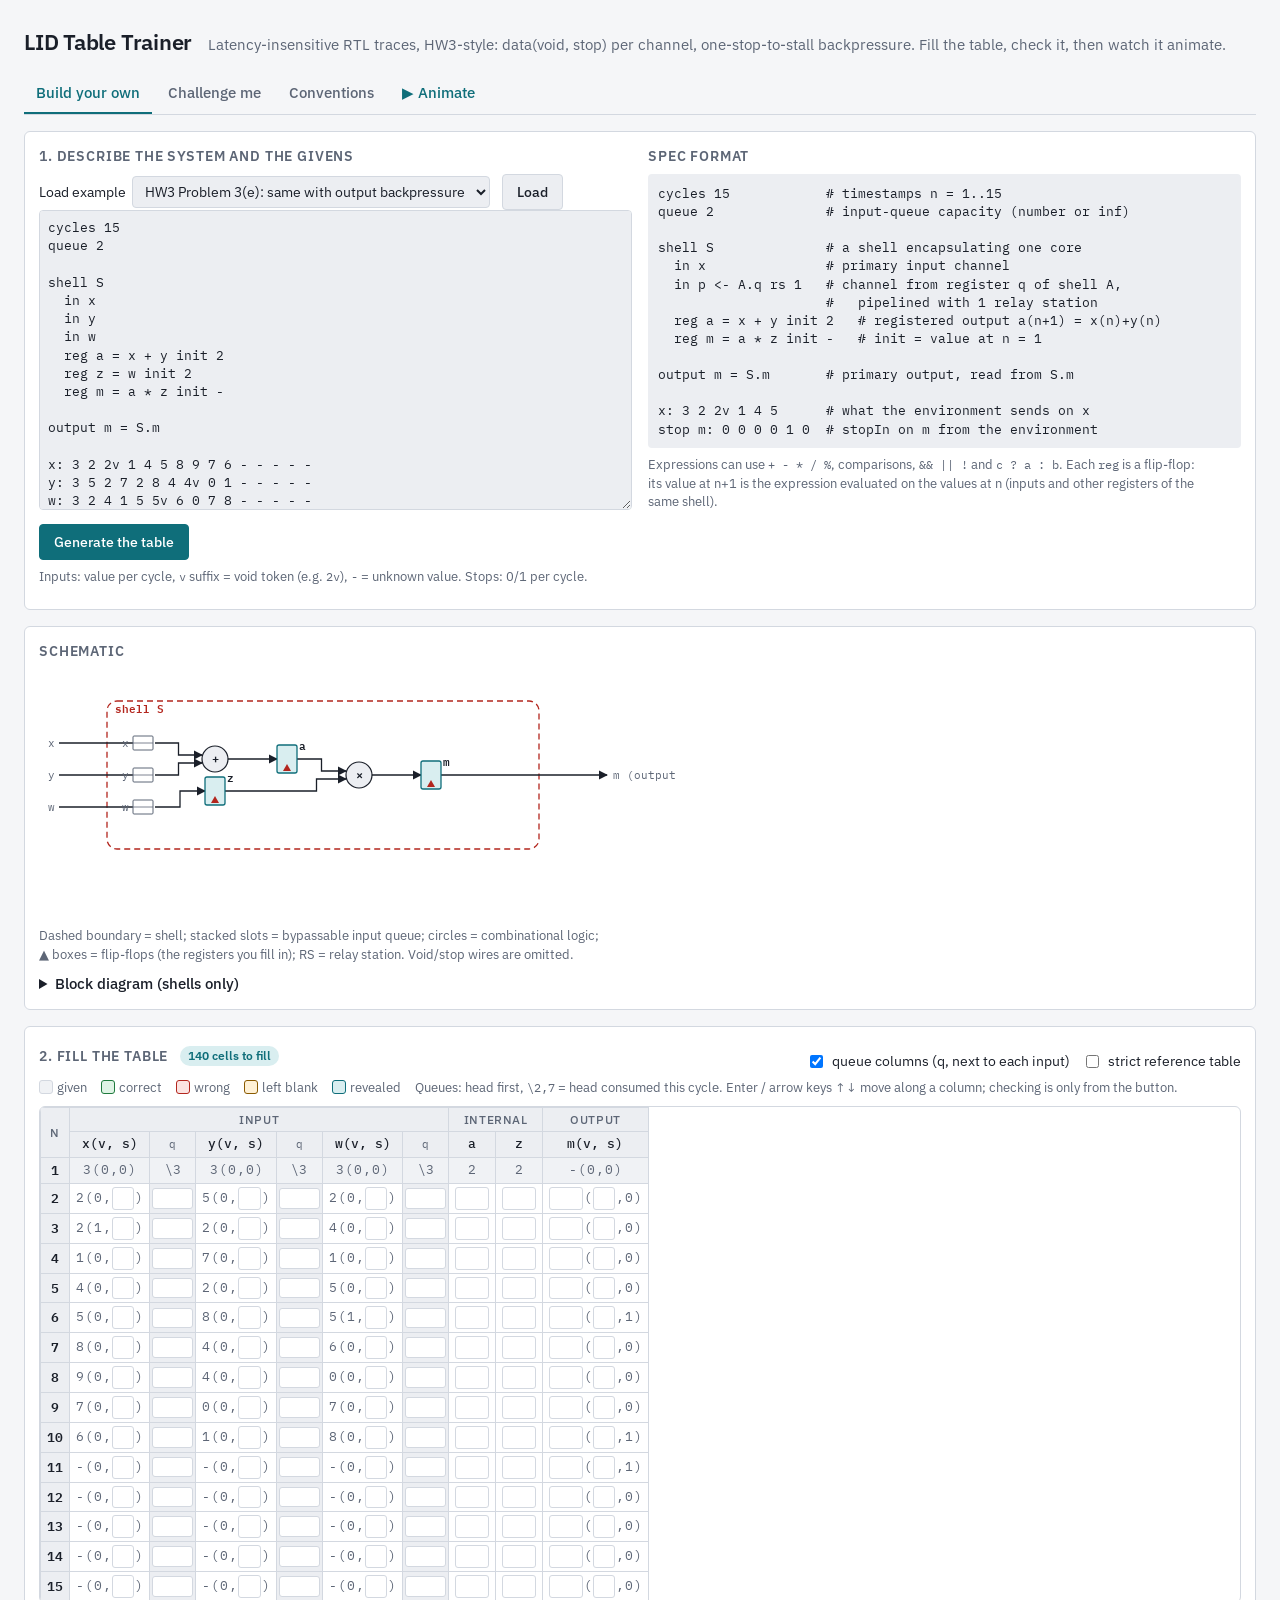
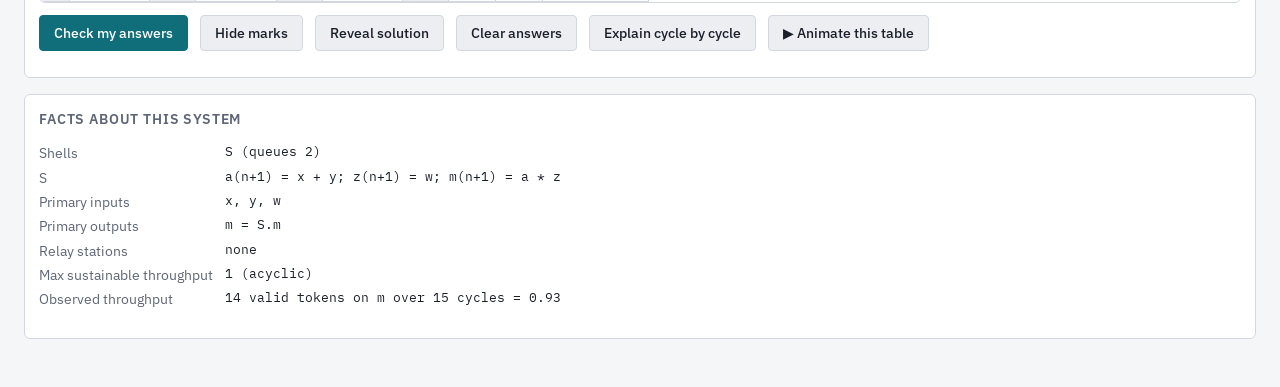
<file: index.html>
<!doctype html>
<html lang="en">
<head>
<meta charset="utf-8">
<meta name="viewport" content="width=device-width,initial-scale=1,viewport-fit=cover">
<title>LID Table Trainer</title>
<meta name="description" content="Latency-insensitive design trace trainer and animator (CSEE 4868): fill HW3-style tables, check them, and watch them unfold cycle by cycle.">
<link rel="stylesheet" href="https://fonts.googleapis.com/css2?family=IBM+Plex+Mono:wght@400;500;600&family=IBM+Plex+Sans:wght@400;500;600&display=swap">
<style>
/* Layout: a workbench — controls on top, the system diagram, then the wide trace table in its own scroller. */
:root {
  --bg: #f5f6f8; --surface: #ffffff; --surface-2: #eceef2; --fg: #1a1f29; --muted: #5d6676; --line: #d3d8e0;
  --accent: #0f6e7a; --accent-soft: #d9eef0; --given: #f0f2f5;
  --ok: #1f7a3d; --ok-soft: #dff3e5; --bad: #b3261e; --bad-soft: #fbe3e1; --warn: #8a5a00; --warn-soft: #fff1d6;
  --font-ui: "IBM Plex Sans", system-ui, -apple-system, "Segoe UI", sans-serif;
  --font-mono: "IBM Plex Mono", ui-monospace, SFMono-Regular, Menlo, Consolas, monospace;
}
@media (prefers-color-scheme: dark) { :root:not([data-theme="light"]) {
  --bg: #121519; --surface: #1b2027; --surface-2: #232a33; --fg: #e6e9ee; --muted: #9aa4b2; --line: #343c48;
  --accent: #5fc3cf; --accent-soft: #163a3f; --given: #1f252d;
  --ok: #6fd392; --ok-soft: #173b25; --bad: #ff8a80; --bad-soft: #4a1d1a; --warn: #ffcc66; --warn-soft: #3f2f10; color-scheme: dark; } }
:root[data-theme="dark"] {
  --bg: #121519; --surface: #1b2027; --surface-2: #232a33; --fg: #e6e9ee; --muted: #9aa4b2; --line: #343c48;
  --accent: #5fc3cf; --accent-soft: #163a3f; --given: #1f252d;
  --ok: #6fd392; --ok-soft: #173b25; --bad: #ff8a80; --bad-soft: #4a1d1a; --warn: #ffcc66; --warn-soft: #3f2f10; color-scheme: dark; }

* { box-sizing: border-box; }
body { background: var(--bg); color: var(--fg); font-family: var(--font-ui); font-size: 15px; line-height: 1.45;
  padding-left: max(16px, env(safe-area-inset-left, 0px)); padding-right: max(16px, env(safe-area-inset-right, 0px)); padding-block: 18px 40px; }
h1 { font-size: 22px; font-weight: 600; margin: 0; letter-spacing: -0.01em; }
h2 { font-size: 14px; font-weight: 600; margin: 0 0 8px; text-transform: uppercase; letter-spacing: 0.06em; color: var(--muted); }
p { margin: 0 0 8px; max-width: 70ch; }
a { color: var(--accent); }
.wrap { max-width: 1400px; margin: 0 auto; display: grid; gap: 16px; }
.head { display: flex; flex-wrap: wrap; align-items: baseline; gap: 6px 16px; }
.head .sub { color: var(--muted); }
.tabs { display: flex; flex-wrap: wrap; gap: 4px; border-bottom: 1px solid var(--line); }
.tabs button { background: none; border: 0; border-bottom: 2px solid transparent; padding: 8px 12px; font: inherit; font-weight: 500; color: var(--muted); cursor: pointer; }
.tabs button[aria-selected="true"] { color: var(--accent); border-bottom-color: var(--accent); }
.tabs button:focus-visible, button:focus-visible, input:focus-visible, select:focus-visible, textarea:focus-visible { outline: 2px solid var(--accent); outline-offset: 1px; }
.panel { background: var(--surface); border: 1px solid var(--line); border-radius: 6px; padding: 14px; min-width: 0; }
.cols { display: grid; grid-template-columns: minmax(0, 1fr) minmax(0, 1fr); gap: 16px; }
@media (max-width: 900px) { .cols { grid-template-columns: minmax(0, 1fr); } }
textarea { width: 100%; min-height: 300px; font-family: var(--font-mono); font-size: 13px; line-height: 1.4; background: var(--surface-2); color: var(--fg); border: 1px solid var(--line); border-radius: 4px; padding: 8px; resize: vertical; }
.row { display: flex; flex-wrap: wrap; gap: 8px 12px; align-items: center; }
.row + .row { margin-top: 10px; }
label.f { display: inline-flex; align-items: center; gap: 6px; font-size: 14px; }
label.f { min-width: 0; max-width: 100%; }
select { max-width: 100%; min-width: 0; }
select, input[type="number"], input[type="text"] { font: inherit; font-size: 14px; background: var(--surface-2); color: var(--fg); border: 1px solid var(--line); border-radius: 4px; padding: 5px 8px; }
input[type="number"] { width: 5.5em; }
button.btn { font: inherit; font-size: 14px; font-weight: 500; padding: 7px 14px; border-radius: 4px; border: 1px solid var(--line); background: var(--surface-2); color: var(--fg); cursor: pointer; }
button.btn.primary { background: var(--accent); border-color: var(--accent); color: #fff; }
button.btn.primary:hover { filter: brightness(1.08); }
button.btn:disabled { opacity: 0.5; cursor: default; }
.err { color: var(--bad); font-family: var(--font-mono); font-size: 13px; white-space: pre-wrap; margin-top: 8px; }
.hint { color: var(--muted); font-size: 13px; }
code, .mono { font-family: var(--font-mono); font-size: 0.93em; }
pre.spec { font-family: var(--font-mono); font-size: 12.5px; background: var(--surface-2); padding: 10px; border-radius: 4px; overflow-x: auto; margin: 0; }

/* system view */
.sys { display: grid; grid-template-columns: minmax(0, 1fr); gap: 16px; }
.diagram { overflow-x: auto; }
.diagram svg { display: block; max-width: 100%; height: auto; font-family: var(--font-mono); }
#schematic svg { max-width: none; }
.diagram .box { fill: var(--surface-2); stroke: var(--accent); stroke-width: 1.5; }
.diagram .boxlabel { fill: var(--fg); font-size: 13px; font-weight: 600; }
.diagram .eq { fill: var(--fg); font-size: 11px; }
.diagram .port { fill: var(--muted); font-size: 10.5px; }
.diagram .wire { stroke: var(--fg); stroke-width: 1.3; fill: none; }
.diagram .rs { fill: var(--warn-soft); stroke: var(--warn); stroke-width: 1.3; }
.diagram .rslabel { fill: var(--fg); font-size: 9px; font-weight: 600; }
.diagram .chan { fill: var(--muted); font-size: 10.5px; }
.diagram .shellbox { fill: none; stroke: var(--bad); stroke-width: 1.3; stroke-dasharray: 6 4; }
.diagram .shelllabel { fill: var(--bad); font-size: 11px; font-weight: 600; }
.diagram .op { fill: var(--surface-2); stroke: var(--fg); stroke-width: 1.2; }
.diagram .oplabel { fill: var(--fg); font-size: 12px; font-weight: 600; }
.diagram .ff { fill: var(--accent-soft); stroke: var(--accent); stroke-width: 1.3; }
.diagram .fflabel { fill: var(--fg); font-size: 11px; font-weight: 600; }
.diagram .clk { fill: var(--bad); }
.diagram .queue { fill: var(--surface); stroke: var(--muted); stroke-width: 1; }
.diagram .const { fill: var(--fg); font-size: 11px; }
.diagram .pin { fill: var(--muted); font-size: 8.5px; }
.facts { display: grid; grid-template-columns: max-content minmax(0, 1fr); gap: 4px 12px; font-size: 14px; }
.facts dt { color: var(--muted); } .facts dd { margin: 0; min-width: 0; }

/* trace table */
.tablewrap { overflow-x: auto; border: 1px solid var(--line); border-radius: 6px; background: var(--surface); }
table.trace { border-collapse: collapse; font-family: var(--font-mono); font-size: 13px; font-variant-numeric: tabular-nums; white-space: nowrap; }
table.trace th, table.trace td { border: 1px solid var(--line); padding: 3px 6px; text-align: center; }
table.trace thead th { background: var(--surface-2); font-weight: 500; position: sticky; top: 0; z-index: 1; }
table.trace thead tr.grp th { font-family: var(--font-ui); font-size: 12px; text-transform: uppercase; letter-spacing: 0.05em; color: var(--muted); }
table.trace td.n { background: var(--surface-2); font-weight: 600; }
table.trace td.given { background: var(--given); color: var(--muted); }
.tok { display: inline-flex; align-items: baseline; gap: 1px; }
.tok .g { color: var(--muted); }
table.trace input { font: inherit; width: 2.6em; text-align: center; background: var(--surface); color: var(--fg); border: 1px solid var(--line); border-radius: 3px; padding: 1px 2px; }
table.trace input.b { width: 1.7em; }
table.trace input.q { width: 3.6em; font-size: 11.5px; padding: 1px 1px; }
table.trace th.qc { color: var(--muted); font-size: 11px; font-weight: 400; }
table.trace td:has(> input.q) { padding: 3px 2px; background: var(--surface-2); }
table.trace input.ok { background: var(--ok-soft); border-color: var(--ok); }
table.trace input.bad { background: var(--bad-soft); border-color: var(--bad); }
table.trace input.blank { background: var(--warn-soft); border-color: var(--warn); }
table.trace input.solved { background: var(--accent-soft); border-color: var(--accent); }
table.trace input::placeholder { color: transparent; }
.legend { display: flex; flex-wrap: wrap; gap: 6px 14px; font-size: 13px; color: var(--muted); align-items: center; }
.legend .sw { display: inline-block; width: 14px; height: 14px; border-radius: 3px; border: 1px solid var(--line); vertical-align: -2px; margin-right: 4px; }

/* results */
.score { font-size: 18px; font-weight: 600; }
.score.good { color: var(--ok); } .score.mid { color: var(--warn); } .score.low { color: var(--bad); }
.mistakes { display: grid; gap: 8px; margin-top: 10px; }
.mistake { border-left: 3px solid var(--bad); padding: 6px 10px; background: var(--surface-2); border-radius: 0 4px 4px 0; font-size: 14px; }
.mistake .where { font-family: var(--font-mono); font-weight: 600; }
.mistake .exp { color: var(--muted); }
.cyc { display: grid; gap: 6px; margin-top: 8px; font-size: 14px; }
.cyc .c { border-top: 1px solid var(--line); padding-top: 6px; }
.cyc .c b { font-family: var(--font-mono); }
.conv p { max-width: 80ch; }
.conv li { margin-bottom: 6px; max-width: 80ch; }
details summary { cursor: pointer; font-weight: 500; }
.hidden { display: none; }
.pill { display: inline-block; font-size: 12px; padding: 1px 8px; border-radius: 999px; background: var(--accent-soft); color: var(--accent); font-weight: 600; }
@media (prefers-reduced-motion: no-preference) { table.trace input { transition: background-color .15s; } }

/* ---------- animation view (scoped under #animview) ---------- */
:root { --tok: #0f6e7a; --tok-fill: #d9eef0; --void: #8a93a3; --void-fill: #ffffff; }
@media (prefers-color-scheme: dark) { :root:not([data-theme="light"]) { --tok: #5fc3cf; --tok-fill: #163a3f; --void: #7f8795; --void-fill: #1b2027; } }
:root[data-theme="dark"] { --tok: #5fc3cf; --tok-fill: #163a3f; --void: #7f8795; --void-fill: #1b2027; }
.tabs button#tab-anim { color: var(--accent); }
.tabs button#tab-anim[aria-selected="true"] { color: var(--accent); }
#animview .diagram { overflow-x: auto; border: 1px solid var(--line); border-radius: 6px; background: var(--surface-2); margin-top: 10px; }
#animview .diagram svg { display: block; max-width: none; height: auto; font-family: var(--font-mono); }
#animview .diagram .shellbox { fill: var(--surface); transition: fill .25s; }
#animview .diagram .op { transition: fill .2s, stroke .2s; }
#animview .diagram .op.hot { fill: var(--ok-soft); stroke: var(--ok); }
#animview .diagram .ff.flash { fill: var(--ok-soft); stroke: var(--ok); }
#animview .diagram .track { fill: none; stroke: none; }
#animview .diagram .chip rect { fill: var(--tok-fill); stroke: var(--tok); stroke-width: 1.2; }
#animview .diagram .chip text { fill: var(--fg); font-size: 10.5px; font-weight: 600; }
#animview .diagram .chip.void rect { fill: var(--void-fill); stroke: var(--void); stroke-dasharray: 2.5 2; }
#animview .diagram .chip.void text { fill: var(--void); font-weight: 400; }
#animview .diagram .chip.rej rect { stroke: var(--bad); fill: var(--bad-soft); }
#animview .diagram .chip.core rect { fill: var(--ok-soft); stroke: var(--ok); }
#animview .diagram .chip.aux rect { fill: var(--warn-soft); stroke: var(--warn); }
#animview .diagram .chip.aux text { font-size: 8.5px; }
#animview .diagram .stopm { stroke: var(--bad); stroke-width: 2; fill: none; }
#animview .diagram .stopt { fill: var(--bad); font-size: 8.5px; font-weight: 600; }
#animview .diagram .qv { fill: var(--fg); font-size: 6.5px; font-weight: 600; }
#animview .diagram .qv.head { fill: var(--accent); }
#animview .diagram .qfill { fill: var(--accent-soft); }
#animview .diagram .corev { fill: var(--ok); font-size: 8.5px; font-weight: 600; paint-order: stroke; stroke: var(--surface); stroke-width: 3px; }
#animview .diagram .ffv { fill: var(--accent); font-size: 9.5px; font-weight: 600; }
#animview .diagram .ffv.flash { fill: var(--ok); }
#animview .diagram .badge rect { rx: 3; }
#animview .diagram .badge.ok rect { fill: var(--ok-soft); stroke: var(--ok); stroke-width: 1; }
#animview .diagram .badge.bad rect { fill: var(--bad-soft); stroke: var(--bad); stroke-width: 1; }
#animview .diagram .badge text { font-size: 9px; font-weight: 600; font-family: var(--font-ui); }
#animview .diagram .badge.ok text { fill: var(--ok); } #animview .diagram .badge.bad text { fill: var(--bad); }
#animview .diagram .rsstate { font-size: 7.5px; font-weight: 600; fill: var(--bad); }
#animview .diagram .phase { fill: var(--muted); font-size: 10px; font-family: var(--font-ui); }

#animview .transport { display: flex; flex-wrap: wrap; gap: 8px 12px; align-items: center; margin-top: 10px; }
#animview .transport .tb { font: inherit; font-size: 15px; width: 38px; height: 34px; border-radius: 4px; border: 1px solid var(--line); background: var(--surface-2); color: var(--fg); cursor: pointer; display: inline-grid; place-items: center; }
#animview .transport .tb.primary { background: var(--accent); border-color: var(--accent); color: #fff; width: 48px; }
#animview .transport .tb:disabled { opacity: .4; cursor: default; }
#animview .cyclebig { font-family: var(--font-mono); font-size: 18px; font-weight: 600; font-variant-numeric: tabular-nums; min-width: 6.5em; }
#animview .cyclebig small { color: var(--muted); font-weight: 400; font-size: 12px; margin-left: 4px; }
#animview input[type="range"] { flex: 1 1 160px; min-width: 120px; accent-color: var(--accent); }
#animview .phasebar { height: 4px; background: var(--line); border-radius: 2px; position: relative; overflow: hidden; margin-top: 8px; }
#animview .phasebar > div { position: absolute; inset: 0 auto 0 0; background: var(--accent); width: 0; }
#animview .phasetext { color: var(--muted); font-size: 13px; margin-top: 6px; min-height: 1.4em; }
#animview .legend { margin-top: 8px; }
#animview .legend .sw { width: 22px; height: 13px; border-radius: 4px; border: 1.3px solid var(--tok); background: var(--tok-fill); }
#animview .legend .sw.void { border-style: dashed; border-color: var(--void); background: var(--void-fill); }
#animview .legend .sw.rej { border-color: var(--bad); background: var(--bad-soft); }
#animview .legend .sw.core { border-color: var(--ok); background: var(--ok-soft); }
#animview .legend .sw.aux { border-color: var(--warn); background: var(--warn-soft); }

/* explanation of the current cycle, below the stage */
#animview .narr { font-size: 14px; display: grid; gap: 8px; align-content: start; margin-top: 16px; padding-top: 14px; border-top: 1px solid var(--line); }
#animview .narr h3 { margin: 6px 0 0; font-size: 12px; text-transform: uppercase; letter-spacing: .06em; color: var(--muted); font-weight: 600; }
#animview .narr .ncyc { font-family: var(--font-mono); font-weight: 600; font-size: 16px; }
#animview .narr .ncyc small { color: var(--muted); font-weight: 400; font-family: var(--font-ui); font-size: 13px; }
#animview .narr .line { padding: 6px 10px; border-radius: 4px; background: var(--surface-2); border-left: 3px solid var(--line); max-width: 110ch; }
#animview .narr .line.fire { border-left-color: var(--ok); }
#animview .narr .line.stall { border-left-color: var(--bad); }
#animview .narr .line.rs { border-left-color: var(--warn); }
#animview .narr .line.in { border-left-color: var(--accent); }
#animview .narr .line.next { border-left-color: var(--accent); background: var(--accent-soft); }
#animview .narr .line b { font-family: var(--font-mono); }
#animview .narr .line .mono { font-family: var(--font-mono); }
#animview .narr .hintline { color: var(--muted); font-size: 13px; }
@media (min-width: 1000px) { #animview .narr .cols2 { display: grid; grid-template-columns: minmax(0, 1fr) minmax(0, 1fr); gap: 8px 16px; align-items: start; } #animview .narr .cols2 > div { display: grid; gap: 8px; align-content: start; } }

/* the table that fills in as the animation advances */
#animview .tablehead { display: flex; flex-wrap: wrap; justify-content: space-between; align-items: center; gap: 8px 12px; margin-top: 18px; }
#animview table.trace th, #animview table.trace td { padding: 3px 7px; }
#animview table.trace th.qc, #animview table.trace td.qc { color: var(--muted); font-size: 11.5px; background: var(--surface-2); }
#animview table.trace tr.cur td { background: var(--accent-soft); color: var(--fg); }
#animview table.trace tr.cur td.n { background: var(--accent); color: #fff; }
#animview table.trace tr.past td { color: var(--muted); }
#animview table.trace tr.future td:not(.n), #animview table.trace tr.future td:not(.n) span { color: transparent; }
#animview table.trace tr.future td:not(.n) { background: repeating-linear-gradient(135deg, transparent 0 6px, var(--surface-2) 6px 7px); }
#animview table.trace tr.future.shown td:not(.n), #animview table.trace tr.future.shown td:not(.n) span { color: var(--muted); }
#animview table.trace tr.future.shown td:not(.n) { background: none; }
#animview table.trace tr.future.shown td.qc { background: var(--surface-2); }
#animview table.trace tr { cursor: pointer; }
#animview .g { color: var(--muted); }
@media (prefers-reduced-motion: reduce) { #animview .diagram .op, #animview .diagram .shellbox { transition: none; } }
</style>
</head>
<body>
<div class="wrap">
  <div class="head">
    <h1>LID Table Trainer</h1>
    <span class="sub">Latency-insensitive RTL traces, HW3-style: data(void, stop) per channel, one-stop-to-stall backpressure. Fill the table, check it, then watch it animate.</span>
  </div>

  <div class="tabs" role="tablist">
    <button role="tab" id="tab-build" aria-selected="true" data-tab="build">Build your own</button>
    <button role="tab" id="tab-gen" aria-selected="false" data-tab="gen">Challenge me</button>
    <button role="tab" id="tab-conv" aria-selected="false" data-tab="conv">Conventions</button>
    <button role="tab" id="tab-anim" aria-selected="false" data-tab="anim" title="Animate the current system cycle by cycle, with the explanation of each cycle">▶ Animate</button>
  </div>

  <section id="pane-build" class="panel">
    <div class="cols">
      <div>
        <h2>1. Describe the system and the givens</h2>
        <div class="row">
          <label class="f">Load example
            <select id="example">
              <option value="hw3d">HW3 Problem 3(d): single shell, 2-slot queues</option>
              <option value="hw3e">HW3 Problem 3(e): same with output backpressure</option>
              <option value="hw3b">HW3 Problem 3(b): infinite queues</option>
              <option value="hw3c">HW3 Problem 3(c): infinite queues + backpressure</option>
              <option value="macslide">Lecture 12 MAC, exact slide instance (pages 6–9)</option>
              <option value="mac">Lecture 12 MAC variation with other inputs</option>
              <option value="pipe">Two shells with a relay station</option>
              <option value="loop">Feedback loop through a relay station (MST 2/3)</option>
              <option value="fork">Reconvergent paths with a relay station</option>
            </select>
          </label>
          <button class="btn" id="btn-load">Load</button>
        </div>
        <textarea id="spec" spellcheck="false"></textarea>
        <div class="row" style="margin-top:8px">
          <button class="btn primary" id="btn-build">Generate the table</button>
          <span class="hint">Inputs: value per cycle, <code>v</code> suffix = void token (e.g. <code>2v</code>), <code>-</code> = unknown value. Stops: 0/1 per cycle.</span>
        </div>
        <div class="err" id="spec-err"></div>
      </div>
      <div>
        <h2>Spec format</h2>
        <pre class="spec">cycles 15            # timestamps n = 1..15
queue 2              # input-queue capacity (number or inf)

shell S              # a shell encapsulating one core
  in x               # primary input channel
  in p &lt;- A.q rs 1   # channel from register q of shell A,
                     #   pipelined with 1 relay station
  reg a = x + y init 2   # registered output a(n+1) = x(n)+y(n)
  reg m = a * z init -   # init = value at n = 1

output m = S.m       # primary output, read from S.m

x: 3 2 2v 1 4 5      # what the environment sends on x
stop m: 0 0 0 0 1 0  # stopIn on m from the environment</pre>
        <p class="hint" style="margin-top:8px">Expressions can use <code>+ - * / %</code>, comparisons, <code>&amp;&amp; || !</code> and <code>c ? a : b</code>. Each <code>reg</code> is a flip-flop: its value at n+1 is the expression evaluated on the values at n (inputs and other registers of the same shell).</p>
      </div>
    </div>
  </section>

  <section id="pane-gen" class="panel hidden">
    <h2>Let the trainer pick a system and the givens</h2>
    <div class="row">
      <label class="f">Shells
        <select id="g-shells"><option value="any">any</option><option value="1">1</option><option value="2">2</option><option value="3">3</option></select>
      </label>
      <label class="f">Feedback loop
        <select id="g-feedback"><option value="any">any</option><option value="no">no</option><option value="yes">yes</option></select>
      </label>
      <label class="f">Relay stations
        <select id="g-rs"><option value="any">any</option><option value="no">no</option><option value="yes">yes</option></select>
      </label>
      <label class="f">Structure
        <select id="g-structure"><option value="random" selected>random netlist</option><option value="templates">course templates</option></select>
      </label>
      <label class="f">Cycles <input type="number" id="g-cycles" min="6" max="25" value="12"></label>
      <label class="f">Queue capacity
        <select id="g-queue"><option value="2">2</option><option value="3">3</option><option value="inf">infinite</option><option value="rand" selected>random</option></select>
      </label>
      <label class="f">Void rate <input type="number" id="g-void" min="0" max="60" value="15">%</label>
      <label class="f">Stop rate <input type="number" id="g-stop" min="0" max="60" value="15">%</label>
      <label class="f">Seed <input type="text" id="g-seed" placeholder="random" style="width:7em"></label>
      <button class="btn primary" id="btn-gen">New exercise</button>
    </div>
    <p class="hint" style="margin-top:8px">The generated spec is copied into “Build your own”, so you can tweak it afterwards.</p>
  </section>

  <section id="pane-conv" class="panel conv hidden">
    <h2>Protocol conventions used by the checker</h2>
    <p>These follow the shell and relay-station designs of Lecture 12 and the traces of HW3 (Problem 3). If your course uses a variant, tell Claude and the rules can be adjusted.</p>
    <h2 style="margin-top:14px">Shell control logic (Lecture 12 notation)</h2>
    <p>For a shell with input channels <i>I</i> and output channels <i>O</i>; <code>empty<sub>i</sub></code> and <code>full<sub>i</sub></code> are the state of queue <i>i</i> at the start of the cycle, <code>x⁺</code> is the value registered for the next cycle.</p>
    <pre class="spec">fire        = ∧<sub>i∈I</sub> ( ¬voidIn<sub>i</sub> ∨ ¬empty<sub>i</sub> )  ∧  ¬ ∨<sub>j∈O</sub> ( stopIn<sub>j</sub> ∧ ¬voidOut<sub>j</sub> )

voidOut<sub>j</sub>⁺  = 0        if stopIn<sub>j</sub> ∧ ¬voidOut<sub>j</sub>        (token repeated for receiver j)
            = ¬fire    otherwise

stopOut<sub>i</sub>    = full<sub>i</sub>

enq<sub>i</sub>       = ¬voidIn<sub>i</sub> ∧ ( ¬fire ∨ ¬empty<sub>i</sub> ) ∧ ¬full<sub>i</sub>
deq<sub>i</sub>       = ¬empty<sub>i</sub> ∧ fire
bypass<sub>i</sub>    = empty<sub>i</sub>                          (a token arriving into an empty queue while firing is used directly)

registers⁺ = core( popped / bypassed tokens, registers )   if fire;  unchanged otherwise</pre>
    <p class="hint">The checker computes every cell of the table from these equations; the prose below is the same rules in words.</p>
    <ul>
      <li><b>Timing.</b> Every register, every void bit and every stop bit is clocked: the values in row n are the state at timestamp n. A register's value at n+1 is computed from the values at n. Row 1 holds the initial state (registers at their init value, queues empty, relay stations holding a void token).</li>
      <li><b>Input queues.</b> Each shell input has a bypassable queue. A valid token arriving at n when stop=0 is accepted; it is consumed immediately (bypass) if the queue is empty and the shell fires at n, otherwise it is stored behind the tokens already there. Void tokens are never stored.</li>
      <li><b>Firing.</b> A shell fires at n iff every input channel has a token available (queue head, or the token arriving at n) and none of its <i>valid</i> output tokens is being stopped at n. When it fires it pops one token from every input queue, and the core computes the registers for n+1 (void = 0 on every output).</li>
      <li><b>Stalling.</b> If some input has no token, the shell stalls: registers hold, and at n+1 each output repeats its token marked void = 1 (the receiver already sampled it). If instead a valid output token is stopped at n, the shell also stalls, but that output repeats the token at n+1 with void = 0, since the receiver did not sample it.</li>
      <li><b>Stop (one-stop-to-stall backpressure).</b> The stop bit a shell raises on an input channel at n is 1 iff the tokens left in that queue from the previous cycles already fill it. The token arriving at n is then rejected, and the sender must repeat it at n+1. The environment repeats a rejected token at n+1; if the environment was going to send a void bubble at n+1, the bubble is absorbed by the repeat; otherwise the rest of the stream shifts by one cycle.</li>
      <li><b>Queue column.</b> Shows the tokens stored in the queue at n, before the pop of cycle n: the leftover tokens from earlier cycles plus the token arriving at n if it was accepted and not bypassed. Empty queue = leave blank.</li>
      <li><b>Relay station</b> (capacity 2, latency 1, init void). In the processing state it relays the incoming token (valid or void) to its output at n+1. If its valid output token is stopped at n: a void incoming token is discarded and the output is repeated; a valid incoming token is parked in the auxiliary flip-flop, the output is repeated, and stopOut goes to 1 at n+1 (stalling state). In the stalling state the incoming token is rejected; when stopIn drops, the parked token moves to the output at n+1 and stopOut drops.</li>
      <li><b>Unknown values.</b> <code>-</code> is a valid token with unknown value; any computation involving it gives <code>-</code>.</li>
      <li><b>Answers.</b> Blank void/stop cells count as 0; a blank queue cell means empty; a blank data cell counts as unanswered. Queue contents are written head first, e.g. <code>2,7</code>. A backslash on the head, <code>\2,7</code>, means “2 was at the head at this cycle and the shell fired, so it was consumed” (the solution uses this notation; omitting the backslash is also accepted, marking a head as consumed when the shell stalls is not). A token that bypasses the queue is not stored: leave the cell blank or write <code>\5</code>. The data of a void token is don't-care: the solution shows the repeated value (as in HW3) but <code>-</code> is accepted too (as in the slides).</li>
    </ul>
  </section>

  <section id="sysview" class="panel hidden">
    <div class="sys">
      <div>
        <h2>Schematic</h2>
        <div class="diagram" id="schematic"></div>
        <p class="hint" style="margin-top:6px">Dashed boundary = shell; stacked slots = bypassable input queue; circles = combinational logic; ▲ boxes = flip-flops (the registers you fill in); RS = relay station. Void/stop wires are omitted.</p>
        <details style="margin-top:8px"><summary>Block diagram (shells only)</summary><div class="diagram" id="diagram"></div></details>
      </div>
    </div>
  </section>

  <section id="tableview" class="panel hidden">
    <div class="row" style="justify-content:space-between">
      <div class="row">
        <h2 style="margin:0">2. Fill the table</h2>
        <span class="pill" id="count"></span>
      </div>
      <div class="row">
        <label class="f"><input type="checkbox" id="opt-queues" checked> queue columns (q, next to each input)</label>
        <label class="f"><input type="checkbox" id="opt-strict"> strict reference table</label>
      </div>
    </div>
    <div class="legend" style="margin:8px 0">
      <span><span class="sw" style="background:var(--given)"></span>given</span>
      <span><span class="sw" style="background:var(--ok-soft);border-color:var(--ok)"></span>correct</span>
      <span><span class="sw" style="background:var(--bad-soft);border-color:var(--bad)"></span>wrong</span>
      <span><span class="sw" style="background:var(--warn-soft);border-color:var(--warn)"></span>left blank</span>
      <span><span class="sw" style="background:var(--accent-soft);border-color:var(--accent)"></span>revealed</span>
      <span class="hint">Queues: head first, <code>\2,7</code> = head consumed this cycle. Enter / arrow keys ↑↓ move along a column; checking is only from the button.</span>
    </div>
    <div class="tablewrap"><table class="trace" id="trace"></table></div>
    <div id="strictwrap" class="hidden" style="margin-top:12px">
      <h2>Strict reference (no shells, no voids)</h2>
      <div class="tablewrap"><table class="trace" id="strict"></table></div>
    </div>
    <div class="row" style="margin-top:12px">
      <button class="btn primary" id="btn-check">Check my answers</button>
      <button class="btn" id="btn-unmark">Hide marks</button>
      <button class="btn" id="btn-reveal">Reveal solution</button>
      <button class="btn" id="btn-clear">Clear answers</button>
      <button class="btn" id="btn-explain">Explain cycle by cycle</button>
      <button class="btn" id="btn-anim" title="Watch this table unfold on the schematic, one cycle at a time">▶ Animate this table</button>
    </div>
    <div id="results" style="margin-top:12px"></div>
    <div id="cycles" class="cyc hidden"></div>
  </section>

  <section id="factsview" class="panel hidden">
    <h2>Facts about this system</h2>
    <dl class="facts" id="facts"></dl>
  </section>

  <section id="animview" class="panel hidden">
    <div class="row" style="justify-content:space-between">
      <div class="row">
        <h2 style="margin:0">Animation of the trace</h2>
        <span class="hint">The system you built above, clock by clock: tokens travelling, bubbles, queues filling, stop bits pushing back. Below the schematic: what happens at the current cycle, and the table filling in row by row.</span>
      </div>
      <button class="btn" id="a-back">← Back to the table</button>
    </div>
    <div class="err" id="a-err"></div>
    <div class="diagram" id="a-schematic"></div>
    <div class="phasebar"><div id="a-phasefill"></div></div>
    <div class="phasetext" id="a-phase"></div>
    <div class="transport">
      <button class="tb" id="a-first" title="First cycle (Home)">⏮</button>
      <button class="tb" id="a-prev" title="Previous cycle (←)">◀</button>
      <button class="tb primary" id="a-play" title="Play / pause (space)">▶</button>
      <button class="tb" id="a-next" title="Step: animate to the next cycle (→)">▶|</button>
      <button class="tb" id="a-last" title="Last cycle (End)">⏭</button>
      <span class="cyclebig"><span id="a-cyc-n">n = 1</span><small id="a-cyc-N">/ 15</small></span>
      <input type="range" id="a-scrub" min="1" max="15" step="0.01" value="1" aria-label="Cycle (drag slowly to scrub through the animation of a cycle)">
      <label class="f">Speed
        <select id="a-speed"><option value="0.1">0.1× (very slow)</option><option value="0.2">0.2×</option><option value="0.35">0.35×</option><option value="0.5">0.5×</option><option value="1" selected>1×</option><option value="2">2×</option></select>
      </label>
      <label class="f"><input type="checkbox" id="a-opt-core" checked> values inside the core</label>
    </div>
    <div class="legend">
      <span><span class="sw"></span>valid token</span>
      <span><span class="sw void"></span>void token (bubble)</span>
      <span><span class="sw rej"></span>rejected by stop = 1</span>
      <span><span class="sw core"></span>value computed by the core</span>
      <span><span class="sw aux"></span>token parked in a relay station</span>
      <span class="hint">Keys: space play, ← → step, Home / End. Drag the slider slowly to scrub through a cycle by hand.</span>
    </div>

    <div class="narr" id="a-narr"></div>

    <div class="tablehead">
      <h2 style="margin:0">The table, filled in up to the current cycle</h2>
      <label class="f"><input type="checkbox" id="a-showall"> show the rows ahead too</label>
    </div>
    <div class="tablewrap" style="margin-top:8px"><table class="trace" id="a-trace"></table></div>
    <p class="hint" style="margin-top:8px">Row n is the state at timestamp n (same conventions as the trainer: <code>\2,7</code> in a queue column = head consumed at this cycle). The animation between row n and row n+1 shows what happens during cycle n. Click a row to jump to it.</p>
  </section>
</div>

<script>
/* LID core: latency-insensitive protocol simulator (one-stop-to-stall backpressure)
   Conventions (match CSEE4868 HW3 / Lecture 12):
   - Every shell output and every stop signal is clocked (values at n come from state).
   - A shell fires at n iff every input channel has a token available (queue head, or
     bypass of the token arriving at n) AND no valid output token is being stopped at n.
   - If a valid output token is stopped at n, it is repeated at n+1 with void=0.
     Otherwise, if the shell stalls at n, outputs at n+1 repeat with void=1.
   - stopOut of a shell input at n = 1 iff the residual queue (tokens left over from n-1)
     is already full; the token arriving at n is then rejected and the sender repeats it at n+1.
   - Queue column at n shows the tokens stored at n *before* this cycle's pop, i.e. residual
     tokens plus the token arriving at n if it was accepted and not bypassed.
     (A token that arrives when the queue is empty and the shell fires is bypassed: never stored.)
   - Relay station: 2-state FSM (processing / stalling), main + aux FF, init void.
     Optimizations from Lecture 12: a stop received while emitting a void is ignored;
     a void arriving together with a stop is discarded (output repeated).
   - "-" is a valid token of unknown value; arithmetic on it yields "-".
*/
(function (root) {
'use strict';

const INF = Infinity;
const isNil = (v) => v === null || v === undefined;

/* ---------- expression parser ---------- */
function tokenize(src) {
  const toks = []; let i = 0;
  const two = ['==', '!=', '<=', '>=', '&&', '||'];
  while (i < src.length) {
    const c = src[i];
    if (/\s/.test(c)) { i++; continue; }
    if (/[0-9.]/.test(c)) { let j = i; while (j < src.length && /[0-9.]/.test(src[j])) j++; toks.push({ t: 'num', v: parseFloat(src.slice(i, j)) }); i = j; continue; }
    if (/[A-Za-z_]/.test(c)) { let j = i; while (j < src.length && /[A-Za-z0-9_]/.test(src[j])) j++; toks.push({ t: 'id', v: src.slice(i, j) }); i = j; continue; }
    const p = src.slice(i, i + 2);
    if (two.includes(p)) { toks.push({ t: 'op', v: p }); i += 2; continue; }
    if ('+-*/%<>!?:()'.includes(c)) { toks.push({ t: 'op', v: c }); i++; continue; }
    throw new Error('Unexpected character "' + c + '" in expression "' + src + '"');
  }
  return toks;
}
function parseExpr(src) {
  const toks = tokenize(src); let p = 0;
  const peek = () => toks[p]; const next = () => toks[p++];
  const isOp = (v) => peek() && peek().t === 'op' && peek().v === v;
  function primary() {
    const tk = next();
    if (!tk) throw new Error('Unexpected end of expression "' + src + '"');
    if (tk.t === 'num') return { k: 'num', v: tk.v };
    if (tk.t === 'id') return { k: 'id', v: tk.v };
    if (tk.v === '(') { const e = ternary(); if (!isOp(')')) throw new Error('Missing ) in "' + src + '"'); next(); return e; }
    if (tk.v === '-') return { k: 'neg', a: unary() };
    if (tk.v === '!') return { k: 'not', a: unary() };
    throw new Error('Unexpected token "' + tk.v + '" in "' + src + '"');
  }
  function unary() { return primary(); }
  function binary(level) {
    const levels = [['||'], ['&&'], ['==', '!='], ['<', '<=', '>', '>='], ['+', '-'], ['*', '/', '%']];
    if (level >= levels.length) return unary();
    let left = binary(level + 1);
    while (peek() && peek().t === 'op' && levels[level].includes(peek().v)) { const op = next().v; const right = binary(level + 1); left = { k: 'bin', op, a: left, b: right }; }
    return left;
  }
  function ternary() {
    const c = binary(0);
    if (isOp('?')) { next(); const a = ternary(); if (!isOp(':')) throw new Error('Missing : in "' + src + '"'); next(); const b = ternary(); return { k: 'tern', c, a, b }; }
    return c;
  }
  const ast = ternary();
  if (p < toks.length) throw new Error('Trailing input in expression "' + src + '"');
  return ast;
}
function evalAst(ast, env) {
  switch (ast.k) {
    case 'num': return ast.v;
    case 'id': if (!(ast.v in env)) throw new Error('Unknown signal "' + ast.v + '"'); return env[ast.v];
    case 'neg': { const a = evalAst(ast.a, env); return isNil(a) ? null : -a; }
    case 'not': { const a = evalAst(ast.a, env); return isNil(a) ? null : (a ? 0 : 1); }
    case 'tern': { const c = evalAst(ast.c, env); if (isNil(c)) return null; return c ? evalAst(ast.a, env) : evalAst(ast.b, env); }
    case 'bin': {
      const a = evalAst(ast.a, env), b = evalAst(ast.b, env);
      if (isNil(a) || isNil(b)) return null;
      switch (ast.op) {
        case '+': return a + b; case '-': return a - b; case '*': return a * b;
        case '/': return b === 0 ? null : Math.trunc(a / b); case '%': return b === 0 ? null : a % b;
        case '==': return a === b ? 1 : 0; case '!=': return a !== b ? 1 : 0;
        case '<': return a < b ? 1 : 0; case '<=': return a <= b ? 1 : 0; case '>': return a > b ? 1 : 0; case '>=': return a >= b ? 1 : 0;
        case '&&': return (a && b) ? 1 : 0; case '||': return (a || b) ? 1 : 0;
      }
    }
  }
  throw new Error('bad ast');
}
function identsOf(ast, out = new Set()) {
  if (!ast) return out;
  if (ast.k === 'id') out.add(ast.v);
  ['a', 'b', 'c'].forEach(k => ast[k] && identsOf(ast[k], out));
  return out;
}

/* ---------- spec text parser ----------
Format (one statement per line, '#' comments):
  cycles 15
  queue 2            (or: queue inf)      default capacity for all shells
  shell S1 [queue N]
    in x              primary input
    in p <- S0.q [rs K]   channel from register q of shell S0, with K relay stations
    reg a = x + y init 2
    out m             (registers that are visible outside the shell; auto-added if referenced)
  output m = S1.m     primary output taken from register m of S1 (name may differ)
  x: 3 2 2v 1 4 5 8 9 7 6 - - - - -        per-cycle intended input trace; "v" suffix = void
                                            token, plain "v" = void repeating the previous value
  stop m: 0 0 0 0 0 1 0 0 0 1 1 0 0 0 0   stop asserted by the environment on primary output m
*/
function fmtVal(v) { return isNil(v) ? '-' : String(v); }
function parseVal(s) { s = String(s).trim(); if (s === '' || s === '-' || s === '−' || s === '—' || s.toLowerCase() === 'x') return null; const n = Number(s); if (Number.isNaN(n)) throw new Error('Bad value "' + s + '"'); return n; }

function parseSpec(text) {
  const spec = { cycles: 12, queueCap: 2, shells: [], outputs: [], inputs: {}, stops: {} };
  let cur = null;
  const lines = text.split(/\r?\n/);
  lines.forEach((raw, li) => {
    const line = raw.replace(/#.*$/, '').trim(); if (!line) return;
    const err = (m) => { throw new Error('Line ' + (li + 1) + ': ' + m); };
    let m;
    if ((m = line.match(/^cycles\s+(\d+)$/i))) { spec.cycles = +m[1]; return; }
    if ((m = line.match(/^queue\s+(\S+)$/i))) { spec.queueCap = /^inf/i.test(m[1]) ? INF : +m[1]; return; }
    if ((m = line.match(/^shell\s+([A-Za-z_]\w*)(?:\s+queue\s+(\S+))?$/i))) {
      cur = { name: m[1], inputs: [], regs: [], outs: [], queueCap: m[2] ? (/^inf/i.test(m[2]) ? INF : +m[2]) : null };
      spec.shells.push(cur); return;
    }
    if ((m = line.match(/^in\s+([A-Za-z_]\w*)(?:\s*<-\s*([A-Za-z_]\w*)\.([A-Za-z_]\w*)(?:\s+rs\s+(\d+))?)?$/i))) {
      if (!cur) err('"in" outside of a shell');
      cur.inputs.push({ name: m[1], from: m[2] ? { shell: m[2], reg: m[3] } : null, rs: m[4] ? +m[4] : 0 }); return;
    }
    if ((m = line.match(/^reg\s+([A-Za-z_]\w*)\s*=\s*(.+?)\s+init\s+(\S+)$/i))) {
      if (!cur) err('"reg" outside of a shell');
      cur.regs.push({ name: m[1], expr: m[2].trim(), ast: parseExpr(m[2].trim()), init: parseVal(m[3]) }); return;
    }
    if ((m = line.match(/^reg\s+([A-Za-z_]\w*)\s*=\s*(.+)$/i))) {
      if (!cur) err('"reg" outside of a shell');
      cur.regs.push({ name: m[1], expr: m[2].trim(), ast: parseExpr(m[2].trim()), init: null }); return;
    }
    if ((m = line.match(/^out\s+(.+)$/i))) { if (!cur) err('"out" outside of a shell'); m[1].split(/[\s,]+/).filter(Boolean).forEach(r => cur.outs.push(r)); return; }
    if ((m = line.match(/^output\s+([A-Za-z_]\w*)\s*=\s*([A-Za-z_]\w*)\.([A-Za-z_]\w*)$/i))) { spec.outputs.push({ name: m[1], from: { shell: m[2], reg: m[3] } }); return; }
    if ((m = line.match(/^stop\s+([A-Za-z_]\w*)\s*:\s*(.*)$/i))) { spec.stops[m[1]] = m[2].split(/[\s,]+/).filter(Boolean).map(b => (b === '1' ? 1 : 0)); return; }
    if ((m = line.match(/^([A-Za-z_]\w*)\s*:\s*(.*)$/))) {
      const toks = m[2].split(/[\s,]+/).filter(Boolean); const trace = []; let prev = null;
      toks.forEach(t => {
        let v = 0, d;
        if (/v$/i.test(t)) { v = 1; const body = t.slice(0, -1); d = body === '' ? prev : parseVal(body); }
        else d = parseVal(t);
        trace.push({ d, v }); if (!v) prev = d;
      });
      spec.inputs[m[1]] = trace; return;
    }
    err('Cannot parse "' + line + '"');
  });
  return spec;
}

function specToText(spec) {
  const L = [];
  L.push('cycles ' + spec.cycles);
  L.push('queue ' + (spec.queueCap === INF ? 'inf' : spec.queueCap));
  spec.shells.forEach(sh => {
    L.push('');
    L.push('shell ' + sh.name + (sh.queueCap != null ? ' queue ' + (sh.queueCap === INF ? 'inf' : sh.queueCap) : ''));
    sh.inputs.forEach(i => L.push('  in ' + i.name + (i.from ? ' <- ' + i.from.shell + '.' + i.from.reg + (i.rs ? ' rs ' + i.rs : '') : '')));
    sh.regs.forEach(r => L.push('  reg ' + r.name + ' = ' + r.expr + ' init ' + fmtVal(r.init)));
    if (sh.outs.length) L.push('  out ' + sh.outs.join(' '));
  });
  L.push('');
  spec.outputs.forEach(o => L.push('output ' + o.name + ' = ' + o.from.shell + '.' + o.from.reg));
  L.push('');
  Object.keys(spec.inputs).forEach(k => L.push(k + ': ' + spec.inputs[k].map(t => fmtVal(t.d) + (t.v ? 'v' : '')).join(' ')));
  Object.keys(spec.stops).forEach(k => L.push('stop ' + k + ': ' + spec.stops[k].join(' ')));
  return L.join('\n');
}

/* ---------- elaboration ---------- */
function elaborate(spec) {
  const shells = spec.shells.map(sh => ({ ...sh, regs: sh.regs.map(r => ({ ...r, ast: r.ast || parseExpr(r.expr) })), outs: [...sh.outs] }));
  const byName = {}; shells.forEach(s => { if (byName[s.name]) throw new Error('Duplicate shell ' + s.name); byName[s.name] = s; });
  const primaryInputs = []; const channels = []; // channel: {src:{shell,reg}, dst:{kind:'shell',shell,input}|{kind:'env',name}, rs:K, id}
  shells.forEach(sh => {
    const names = new Set();
    sh.inputs.forEach(i => { if (names.has(i.name)) throw new Error('Shell ' + sh.name + ': duplicate signal ' + i.name); names.add(i.name); });
    sh.regs.forEach(r => { if (names.has(r.name)) throw new Error('Shell ' + sh.name + ': duplicate signal ' + r.name); names.add(r.name); });
    sh.regs.forEach(r => identsOf(r.ast).forEach(id => { if (!names.has(id)) throw new Error('Shell ' + sh.name + ': register ' + r.name + ' uses unknown signal "' + id + '"'); }));
    sh.inputs.forEach(i => {
      if (!i.from) { if (!primaryInputs.find(p => p.name === i.name)) primaryInputs.push({ name: i.name }); return; }
      const src = byName[i.from.shell]; if (!src) throw new Error('Shell ' + sh.name + ': input ' + i.name + ' refers to unknown shell ' + i.from.shell);
      if (!src.regs.find(r => r.name === i.from.reg)) throw new Error('Shell ' + sh.name + ': input ' + i.name + ' refers to unknown register ' + i.from.shell + '.' + i.from.reg);
      if (!src.outs.includes(i.from.reg)) src.outs.push(i.from.reg);
      channels.push({ src: { shell: src.name, reg: i.from.reg }, dst: { kind: 'shell', shell: sh.name, input: i.name }, rs: i.rs || 0 });
    });
  });
  spec.outputs.forEach(o => {
    const src = byName[o.from.shell]; if (!src) throw new Error('Output ' + o.name + ' refers to unknown shell ' + o.from.shell);
    if (!src.regs.find(r => r.name === o.from.reg)) throw new Error('Output ' + o.name + ' refers to unknown register ' + o.from.shell + '.' + o.from.reg);
    if (!src.outs.includes(o.from.reg)) src.outs.push(o.from.reg);
    channels.push({ src: { shell: src.name, reg: o.from.reg }, dst: { kind: 'env', name: o.name }, rs: 0 });
  });
  // primary inputs shared by several shells: each (shell,input) gets its own channel from env
  channels.forEach((c, i) => { c.id = i; c.label = c.src.shell + '.' + c.src.reg + '→' + (c.dst.kind === 'env' ? c.dst.name : c.dst.shell + '.' + c.dst.input); });
  primaryInputs.forEach(p => { if (!spec.inputs[p.name]) throw new Error('No input trace given for primary input ' + p.name); });
  spec.outputs.forEach(o => { if (!spec.stops[o.name]) spec.stops[o.name] = []; });
  return { spec, shells, byName, primaryInputs, channels };
}

/* ---------- simulation ---------- */
function simulate(spec) {
  const E = elaborate(spec);
  const N = spec.cycles;
  const shells = E.shells; const channels = E.channels;
  const cap = (sh) => (sh.queueCap != null ? sh.queueCap : spec.queueCap);

  // state
  const st = {};
  shells.forEach(sh => {
    st[sh.name] = { regs: {}, void: {}, queues: {} }; // void is kept PER OUTPUT CHANNEL (keyed by channel id)
    sh.regs.forEach(r => { st[sh.name].regs[r.name] = r.init; });
    channels.filter(c => c.src.shell === sh.name).forEach(c => { st[sh.name].void[c.id] = 0; });
    sh.inputs.forEach(i => { st[sh.name].queues[i.name] = []; });
  });
  const rsState = {}; // key ch.id+'/'+k  -> {d,v,aux,stalling}
  channels.forEach(ch => { for (let k = 1; k <= ch.rs; k++) rsState[ch.id + '/' + k] = { d: null, v: 1, aux: null, stalling: false }; });
  const env = {}; E.primaryInputs.forEach(p => { env[p.name] = { stream: spec.inputs[p.name], idx: 0, repeat: null }; });

  const rows = []; // row[n] = { inputs:{name:{d,v,s}}, shells:{name:{queues:{in:[..]}, regs:{}, void:{}, stops:{in:0/1}, fired, reason, events}}, segs:{chid/k:{d,v,s}} }
  const expl = []; // free text per cycle

  for (let n = 1; n <= N; n++) {
    const row = { n, inputs: {}, shells: {}, segs: {}, rsEvents: {}, notes: [] };
    // 1. presented primary inputs
    const presented = {};
    E.primaryInputs.forEach(p => {
      const e = env[p.name]; let tok, how;
      if (e.repeat) { tok = { ...e.repeat }; how = 'repeat'; if (e.idx < e.stream.length && e.stream[e.idx].v) e.idx++; /* bubble absorbed */ }
      else if (e.idx < e.stream.length) { tok = { ...e.stream[e.idx] }; e.idx++; how = 'stream'; }
      else { tok = { d: null, v: 1 }; how = 'end'; }
      presented[p.name] = tok; row.inputs[p.name] = { d: tok.d, v: tok.v, s: 0, how };
    });
    // 2. tokens on each channel segment at n, and stop seen by each segment's sender
    //    segment k (0..rs): sender = shell output (k=0) or RS k; receiver = RS k+1 or destination
    const segTok = {}; const segStop = {};
    channels.forEach(ch => {
      const S = st[ch.src.shell];
      segTok[ch.id + '/0'] = { d: S.regs[ch.src.reg], v: S.void[ch.id] };
      for (let k = 1; k <= ch.rs; k++) { const r = rsState[ch.id + '/' + k]; segTok[ch.id + '/' + k] = { d: r.d, v: r.v }; }
      // stop seen by sender of segment k = stopOut of RS k+1, or of destination
      let dstStop;
      if (ch.dst.kind === 'env') dstStop = (spec.stops[ch.dst.name][n - 1] || 0);
      else { const D = st[ch.dst.shell]; const q = D.queues[ch.dst.input]; dstStop = q.length >= cap(E.byName[ch.dst.shell]) ? 1 : 0; }
      for (let k = 0; k <= ch.rs; k++) segStop[ch.id + '/' + k] = (k < ch.rs) ? (rsState[ch.id + '/' + (k + 1)].stalling ? 1 : 0) : dstStop;
    });
    // primary inputs: stop seen by env = destination queue full (an input shared by several shells sees the OR)
    const inStop = {}; const inStopBy = {};
    shells.forEach(sh => sh.inputs.forEach(i => { if (!i.from) { const q = st[sh.name].queues[i.name]; const s = q.length >= cap(sh) ? 1 : 0; inStop[i.name] = (inStop[i.name] || 0) | s; if (s) (inStopBy[i.name] = inStopBy[i.name] || []).push(sh.name); } }));
    E.primaryInputs.forEach(p => { row.inputs[p.name].s = inStop[p.name] || 0; });

    // 3. shells
    const nextRegs = {}; const nextVoid = {};
    shells.forEach(sh => {
      const S = st[sh.name]; const C = cap(sh);
      const rec = { queues: {}, regs: { ...S.regs }, chVoid: { ...S.void }, chStops: {}, stops: {}, inEvents: {}, outStops: {}, fired: false, reason: '', inputsUsed: {} };
      // tokens arriving at each input
      const arriving = {};
      sh.inputs.forEach(i => {
        let tok, stop;
        if (!i.from) { tok = presented[i.name]; stop = st[sh.name].queues[i.name].length >= C ? 1 : 0; }
        else { const ch = channels.find(c => c.dst.kind === 'shell' && c.dst.shell === sh.name && c.dst.input === i.name); tok = segTok[ch.id + '/' + ch.rs]; stop = segStop[ch.id + '/' + ch.rs]; }
        arriving[i.name] = tok; rec.stops[i.name] = stop;
        const q = S.queues[i.name];
        rec.queues[i.name] = { residual: [...q], arriving: tok, stopped: stop };
        if (!tok.v && !stop) { q.push(tok.d); rec.inEvents[i.name] = 'accepted'; }
        else if (!tok.v && stop) rec.inEvents[i.name] = 'rejected';
        else rec.inEvents[i.name] = 'void';
      });
      // output back-pressure
      const blockedOuts = []; const myChannels = channels.filter(c => c.src.shell === sh.name);
      myChannels.forEach(c => { rec.chStops[c.id] = segStop[c.id + '/0']; });
      sh.outs.forEach(o => {
        const blocked = myChannels.filter(c => c.src.reg === o && segStop[c.id + '/0'] && !S.void[c.id]);
        rec.outStops[o] = myChannels.some(c => c.src.reg === o && segStop[c.id + '/0']) ? 1 : 0;
        if (blocked.length) blockedOuts.push(o);
      });
      const missing = sh.inputs.filter(i => S.queues[i.name].length === 0).map(i => i.name);
      // queue display: stored at n before pop (residual + accepted arrival), but a bypassed token is not "stored"
      const fire = missing.length === 0 && blockedOuts.length === 0;
      sh.inputs.forEach(i => {
        const q = S.queues[i.name]; const info = rec.queues[i.name];
        const bypass = fire && info.residual.length === 0 && rec.inEvents[i.name] === 'accepted';
        info.shown = bypass ? [] : [...q]; info.bypass = bypass;
      });
      rec.fired = fire;
      if (fire) {
        const envv = { ...S.regs };
        sh.inputs.forEach(i => { envv[i.name] = S.queues[i.name].shift(); rec.inputsUsed[i.name] = envv[i.name]; });
        const nr = {}; sh.regs.forEach(r => { nr[r.name] = evalAst(r.ast, envv); });
        nextRegs[sh.name] = nr; nextVoid[sh.name] = {}; myChannels.forEach(c => { nextVoid[sh.name][c.id] = 0; });
        rec.reason = 'fires: every input channel has a token available (' + sh.inputs.map(i => i.name + '=' + fmtVal(envv[i.name])).join(', ') + ') and no valid output is stopped';
      } else {
        nextRegs[sh.name] = { ...S.regs }; nextVoid[sh.name] = {};
        // per channel: a stopped valid token is repeated as valid; a token already sampled is repeated as void
        myChannels.forEach(c => { nextVoid[sh.name][c.id] = (segStop[c.id + '/0'] && !S.void[c.id]) ? 0 : 1; });
        const parts = [];
        if (missing.length) parts.push('no token available on input ' + missing.map(m => m + ' (' + (arriving[m].v ? 'void token arrives' : 'token rejected') + ' and queue empty)').join(', '));
        if (blockedOuts.length) parts.push('valid output token ' + blockedOuts.map(o => o + '=' + fmtVal(S.regs[o])).join(', ') + ' is stopped by its receiver (stop=1)');
        rec.reason = 'stalls: ' + parts.join('; ');
      }
      sh.inputs.forEach(i => { rec.queues[i.name].after = [...S.queues[i.name]]; });
      row.shells[sh.name] = rec;
    });
    // record segments at n
    channels.forEach(ch => { for (let k = 0; k <= ch.rs; k++) { const t = segTok[ch.id + '/' + k]; row.segs[ch.id + '/' + k] = { d: t.d, v: t.v, s: segStop[ch.id + '/' + k] }; } });
    // 4. relay stations next state
    const nextRs = {};
    channels.forEach(ch => {
      for (let k = 1; k <= ch.rs; k++) {
        const r = rsState[ch.id + '/' + k]; const inTok = segTok[ch.id + '/' + (k - 1)]; const stopIn = segStop[ch.id + '/' + k];
        const nx = { ...r }; let ev;
        if (!r.stalling) {
          if (stopIn && !r.v) {
            if (inTok.v) { ev = 'stopped while holding valid ' + fmtVal(r.d) + '; incoming token is void so it is discarded and the output is simply repeated'; }
            else { nx.aux = inTok.d; nx.stalling = true; ev = 'stopped while holding valid ' + fmtVal(r.d) + ': buffers incoming ' + fmtVal(inTok.d) + ' in the auxiliary FF, repeats output and raises stopOut at n+1'; }
          } else {
            nx.d = inTok.d; nx.v = inTok.v;
            ev = stopIn ? 'stop received but the current output is void, so it is ignored: relays incoming ' + (inTok.v ? 'void' : 'valid ' + fmtVal(inTok.d)) + ' token'
                        : 'relays incoming ' + (inTok.v ? 'void' : 'valid ' + fmtVal(inTok.d)) + ' token (output at n+1)';
          }
        } else {
          if (stopIn) { ev = 'still stopped: keeps both tokens (' + fmtVal(r.d) + ' main, ' + fmtVal(r.aux) + ' aux), stopOut stays 1; the token arriving now is rejected'; }
          else { nx.d = r.aux; nx.v = 0; nx.aux = null; nx.stalling = false; ev = 'stop released: moves ' + fmtVal(r.aux) + ' from aux to main FF, stopOut drops at n+1; the token arriving now is rejected (sender repeats it)'; }
        }
        nextRs[ch.id + '/' + k] = nx; row.rsEvents[ch.id + '/' + k] = ev;
      }
    });
    // 5. environment repeat
    E.primaryInputs.forEach(p => { const t = presented[p.name]; env[p.name].repeat = (!t.v && (inStop[p.name] || 0)) ? { d: t.d, v: 0 } : null; });
    // commit
    shells.forEach(sh => { st[sh.name].regs = nextRegs[sh.name]; st[sh.name].void = nextVoid[sh.name]; });
    Object.assign(rsState, nextRs);
    rows.push(row);
  }
  return { E, rows };
}

/* ---------- strict (synchronous) reference simulation ----------
   Same cores, zero-latency channels, no voids: input i receives the k-th valid token of its stream at cycle k. */
function simulateStrict(spec, cycles) {
  const E = elaborate(spec); const N = cycles || spec.cycles; const shells = E.shells;
  const regs = {}; shells.forEach(sh => { regs[sh.name] = {}; sh.regs.forEach(r => regs[sh.name][r.name] = r.init); });
  const streams = {}; E.primaryInputs.forEach(p => { streams[p.name] = spec.inputs[p.name].filter(t => !t.v).map(t => t.d); });
  const rows = [];
  for (let n = 1; n <= N; n++) {
    const inp = {}; E.primaryInputs.forEach(p => { inp[p.name] = n - 1 < streams[p.name].length ? streams[p.name][n - 1] : null; });
    const row = { n, inputs: { ...inp }, regs: {} }; shells.forEach(sh => row.regs[sh.name] = { ...regs[sh.name] });
    const next = {};
    shells.forEach(sh => {
      const envv = { ...regs[sh.name] };
      sh.inputs.forEach(i => { envv[i.name] = i.from ? regs[i.from.shell][i.from.reg] : inp[i.name]; });
      next[sh.name] = {}; sh.regs.forEach(r => next[sh.name][r.name] = evalAst(r.ast, envv));
    });
    Object.assign(regs, next); rows.push(row);
  }
  return { E, rows };
}

/* ---------- helpers for the UI ---------- */
function throughputInfo(spec) {
  // cycle means s/(s+r) over simple cycles of the shell graph (shells = nodes, channels = edges with rs count)
  const E = elaborate(spec); const names = E.shells.map(s => s.name); const idx = {}; names.forEach((n, i) => idx[n] = i);
  const edges = E.channels.filter(c => c.dst.kind === 'shell').map(c => ({ a: idx[c.src.shell], b: idx[c.dst.shell], rs: c.rs }));
  const cycles = []; const n = names.length;
  // simple DFS cycle enumeration (small graphs)
  function dfs(start, cur, visited, path, rsSum) {
    edges.filter(e => e.a === cur).forEach(e => {
      if (e.b === start) cycles.push({ shells: [...path], rs: rsSum + e.rs });
      else if (e.b > start && !visited.has(e.b)) { visited.add(e.b); path.push(e.b); dfs(start, e.b, visited, path, rsSum + e.rs); path.pop(); visited.delete(e.b); }
    });
  }
  for (let s = 0; s < n; s++) dfs(s, s, new Set([s]), [s], 0);
  const list = cycles.map(c => ({ path: c.shells.map(i => names[i]), s: c.shells.length, r: c.rs, mean: c.shells.length / (c.shells.length + c.rs) }));
  const mst = list.length ? Math.min(1, ...list.map(c => c.mean)) : 1;
  return { cycles: list, mst };
}

const api = { parseExpr, evalAst, parseSpec, specToText, elaborate, simulate, simulateStrict, throughputInfo, fmtVal, parseVal, INF };
if (typeof module !== 'undefined' && module.exports) module.exports = api; else root.LID = api;
})(typeof window !== 'undefined' ? window : globalThis);
</script>
<script>
/* ---------- animation view: schematic with geometry, token overlay, transport, narration ---------- */
(function () {
'use strict';
const OPSYM = { '+': '+', '-': '−', '*': '×', '/': '÷', '%': 'mod', '==': '=', '!=': '≠', '<': '<', '<=': '≤', '>': '>', '>=': '≥', '&&': '∧', '||': '∨' };
function shellSchematic(sh, C) {
  // --- nodes & edges from the register equations ---
  const nodes = []; const byId = {}; let uid = 0;
  const add = (n) => { n.id = n.id || ('n' + (uid++)); n.inputs = n.inputs || []; nodes.push(n); byId[n.id] = n; return n; };
  sh.inputs.forEach(i => add({ id: 'in:' + i.name, kind: 'in', label: i.name }));
  sh.regs.forEach(r => add({ id: 'ff:' + r.name, kind: 'ff', label: r.name }));
  function visit(ast) {
    switch (ast.k) {
      case 'id': return byId['in:' + ast.v] ? 'in:' + ast.v : 'ff:' + ast.v;
      case 'num': return add({ kind: 'const', label: String(ast.v) }).id;
      case 'neg': return add({ kind: 'op', ast, label: '−', inputs: [visit(ast.a)], pins: [''] }).id;
      case 'not': return add({ kind: 'op', ast, label: '¬', inputs: [visit(ast.a)], pins: [''] }).id;
      case 'bin': return add({ kind: 'op', ast, label: OPSYM[ast.op] || ast.op, inputs: [visit(ast.a), visit(ast.b)], pins: ['', ''] }).id;
      case 'tern': return add({ kind: 'op', ast, label: 'MUX', inputs: [visit(ast.c), visit(ast.a), visit(ast.b)], pins: ['sel', '1', '0'] }).id;
    }
  }
  sh.regs.forEach(r => { byId['ff:' + r.name].inputs = [visit(r.ast)]; });
  // --- levels along the dataflow; feedback edges broken by the DFS ---
  const lvl = (n, seen = new Set()) => {
    if (n.kind === 'in' || n.kind === 'const') return 0;
    if (n.level != null) return n.level;
    if (seen.has(n.id)) return 0; seen.add(n.id);
    n.level = 1 + Math.max(0, ...n.inputs.map(i => lvl(byId[i], seen))); return n.level;
  };
  nodes.forEach(n => { n.level = lvl(n); });
  let maxL = Math.max(1, ...nodes.map(n => n.level));
  nodes.filter(n => n.kind === 'const').forEach(c => { const cons = nodes.find(n => n.inputs.includes(c.id)); c.level = cons ? Math.max(0, cons.level - 1) : 0; });
  // output pins of the shell: one 'out' node per exported register, in the last column
  const outLevel = maxL + 1;
  sh.regs.filter(r => sh.outs.includes(r.name)).forEach(r => add({ id: 'out:' + r.name, kind: 'out', label: r.name, inputs: ['ff:' + r.name], level: outLevel }));
  maxL = outLevel;
  // --- edges; long forward edges get dummy nodes in every intermediate column ---
  const edges = []; // {src, dst, k, chain:[nodeIds...] from src to dst}
  nodes.slice().forEach(n => n.inputs.forEach((srcId, k) => {
    const s = byId[srcId]; const e = { src: srcId, dst: n.id, k, feedback: s.level >= n.level && !(s.kind === 'in' || s.kind === 'const') };
    if (s.kind === 'in' || s.kind === 'const') e.feedback = false;
    const chain = [srcId];
    if (!e.feedback) for (let l = s.level + 1; l < n.level; l++) { const d = add({ kind: 'dummy', level: l, label: '' }); d.edge = e; chain.push(d.id); }
    chain.push(n.id); e.chain = chain; edges.push(e);
  }));
  // --- crossing reduction: barycenter sweeps ---
  const cols = []; for (let l = 0; l <= maxL; l++) cols.push([]);
  nodes.forEach(n => cols[n.level].push(n));
  const rowOf = {}; const setRows = () => cols.forEach(col => col.forEach((n, i) => rowOf[n.id] = i));
  setRows();
  const preds = {}, succs = {}; nodes.forEach(n => { preds[n.id] = []; succs[n.id] = []; });
  edges.forEach(e => { for (let i = 0; i + 1 < e.chain.length; i++) { const a = e.chain[i], b = e.chain[i + 1]; if (byId[a].level < byId[b].level) { preds[b].push(a); succs[a].push(b); } } });
  const bary = (ids) => ids.length ? ids.reduce((s, id) => s + rowOf[id], 0) / ids.length : null;
  for (let sweep = 0; sweep < 4; sweep++) {
    const forward = sweep % 2 === 0;
    const order = forward ? cols.map((_, i) => i).slice(1) : cols.map((_, i) => i).slice(0, -1).reverse();
    order.forEach(l => {
      const col = cols[l];
      const key = {}; col.forEach((n, i) => { const b = bary(forward ? preds[n.id] : succs[n.id]); key[n.id] = b == null ? i : b; });
      col.sort((a, b) => key[a.id] - key[b.id] || rowOf[a.id] - rowOf[b.id]);
      setRows();
    });
  }
  // --- coordinates ---
  const ROWH = 32, COLW = 72, PADX = 44, PADY = 28, QW = 20;
  const maxRows = Math.max(...cols.map(c => c.length), 1);
  const H = PADY * 2 + maxRows * ROWH;
  const W = PADX * 2 + maxL * COLW;
  const pos = {};
  cols.forEach((col, l) => {
    // vertically center each column, but keep rows on a common grid so straight runs stay straight
    const y0 = (H - col.length * ROWH) / 2 + ROWH / 2;
    col.forEach((n, i) => { pos[n.id] = { x: PADX + l * COLW, y: y0 + i * ROWH }; });
  });
  // snap dummies to the average of their neighbours when it does not collide (straighter wires)
  const outX = (n) => { const p = pos[n.id]; return n.kind === 'in' ? p.x + QW / 2 + 2 : (n.kind === 'const' ? p.x + 8 : (n.kind === 'ff' ? p.x + 10 : (n.kind === 'op' ? p.x + 13 : p.x))); };
  const inX = (n) => { const p = pos[n.id]; return n.kind === 'ff' ? p.x - 10 : (n.kind === 'op' ? p.x - 13 : p.x); };
  let svg = '', wires = '';
  nodes.forEach(n => {
    const p = pos[n.id];
    if (n.kind === 'in') {
      const slots = C === INF ? 3 : Math.min(C, 4); const sh_ = 7; const qx = p.x - QW / 2; n.geo = { qx, qy: p.y - (slots * sh_) / 2, slots, sh_, QW, x: p.x, y: p.y };
      svg += `<rect class="queue" x="${qx}" y="${p.y - (slots * sh_) / 2}" width="${QW}" height="${slots * sh_}" rx="1"/>`;
      for (let s = 1; s < slots; s++) svg += `<line class="wire" style="stroke:var(--muted);stroke-width:.8" x1="${qx}" y1="${p.y - (slots * sh_) / 2 + s * sh_}" x2="${qx + QW}" y2="${p.y - (slots * sh_) / 2 + s * sh_}"/>`;
      if (C === INF) svg += `<text class="pin" x="${p.x}" y="${p.y + (slots * sh_) / 2 + 9}" text-anchor="middle">∞</text>`;
      svg += `<text class="port" x="${qx - 4}" y="${p.y + 4}" text-anchor="end">${esc(n.label)}</text>`;
      n.geo.inD = `M0,${p.y} L${qx},${p.y}`; wires += `<path class="wire" d="${n.geo.inD}"/>`;
    } else if (n.kind === 'const') {
      svg += `<text class="const" x="${p.x + 6}" y="${p.y + 4}" text-anchor="end">${esc(n.label)}</text>`;
    } else if (n.kind === 'op') {
      if (n.label === 'MUX') svg += `<path class="op" data-op="${esc(sh.name)}/${n.id}" d="M${p.x - 11},${p.y - 16} L${p.x + 11},${p.y - 9} L${p.x + 11},${p.y + 9} L${p.x - 11},${p.y + 16} Z"/><text class="oplabel" style="font-size:8px" x="${p.x}" y="${p.y + 3}" text-anchor="middle">MUX</text>`;
      else svg += `<circle class="op" data-op="${esc(sh.name)}/${n.id}" cx="${p.x}" cy="${p.y}" r="13"/><text class="oplabel" x="${p.x}" y="${p.y + 4}" text-anchor="middle">${esc(n.label)}</text>`;
    } else if (n.kind === 'ff') {
      svg += `<rect class="ff" data-ff="${esc(sh.name)}.${esc(n.label)}" x="${p.x - 10}" y="${p.y - 14}" width="20" height="28" rx="2"/><path class="clk" d="M${p.x - 4},${p.y + 12} L${p.x + 4},${p.y + 12} L${p.x},${p.y + 5} Z"/><text class="fflabel" x="${p.x + 12}" y="${p.y - 9}">${esc(n.label)}</text>`;
    } else if (n.kind === 'out') {
      n.geo = { x: p.x, y: p.y, outD: `M${p.x},${p.y} L${W},${p.y}` }; wires += `<path class="wire" d="${n.geo.outD}"/>`;
    }
  });
  // wires
  const pinY = (n, k) => { let y = pos[n.id].y; if (n.inputs.length > 1) y += (k - (n.inputs.length - 1) / 2) * (n.label === 'MUX' ? 9 : 8); return y; };
  edges.forEach(e => {
    const dst = byId[e.dst]; const y2 = pinY(dst, e.k); const x2 = inX(dst);
    if (dst.pins && dst.pins[e.k]) svg += `<text class="pin" x="${x2 + 3}" y="${y2 + 3}">${esc(dst.pins[e.k])}</text>`;
    const arrow = dst.kind === 'out' ? '' : ' marker-end="url(#aarr)"';
    if (e.feedback) {
      const s = byId[e.src]; const x1 = outX(s), y1 = pos[s.id].y; const yb = H - 10 - (edges.indexOf(e) % 3) * 6;
      e.d = `M${x1},${y1} L${x1 + 10},${y1} L${x1 + 10},${yb} L${x2 - 14},${yb} L${x2 - 14},${y2} L${x2},${y2}`;
      wires += `<path class="wire" d="${e.d}"${arrow}/>`; return;
    }
    // polyline through the dummies: source -> d1 -> ... -> destination pin, smooth between columns
    const pts = e.chain.map((id, i) => { const n = byId[id]; if (i === 0) return [outX(n), pos[id].y]; if (i === e.chain.length - 1) return [x2, y2]; return [pos[id].x, pos[id].y]; });
    let d = `M${pts[0][0]},${pts[0][1]}`;
    for (let i = 1; i < pts.length; i++) { const [xa, ya] = pts[i - 1], [xb, yb] = pts[i]; if (Math.abs(ya - yb) < 0.5) d += ` L${xb},${yb}`; else { const cx = (xa + xb) / 2; d += ` L${cx},${ya} L${cx},${yb} L${xb},${yb}`; } }
    e.d = d; wires += `<path class="wire" d="${d}"${arrow}/>`;
  });
  const regY = {}; sh.regs.forEach(r => { regY[r.name] = pos['out:' + r.name] ? pos['out:' + r.name].y : pos['ff:' + r.name].y; });
  const portY = {}; sh.inputs.forEach(i => { portY[i.name] = pos['in:' + i.name].y; });
  svg = `<rect class="shellbox" x="8" y="2" width="${W - 16}" height="${H - 4}" rx="10"/><text class="shelllabel" x="16" y="14">shell ${esc(sh.name)}</text>` + wires + svg;
  return { W, H, svg, portY, regY, nodes, edges, pos, byId, outX, inX };
}
/* ---------- schematic with recorded geometry (same layout as the trainer) ---------- */
function drawSchematic() {
  const E = sim.E; const shells = E.shells; const idx = {}; shells.forEach((s, i) => idx[s.name] = i);
  const sch = shells.map(sh => shellSchematic(sh, sh.queueCap != null ? sh.queueCap : spec.queueCap));
  const adj = shells.map(() => []);
  E.channels.filter(c => c.dst.kind === 'shell').forEach(c => adj[idx[c.src.shell]].push(idx[c.dst.shell]));
  const color = shells.map(() => 0), back = new Set();
  function dfs(u) { color[u] = 1; adj[u].forEach(v => { if (color[v] === 1) back.add(u + '>' + v); else if (!color[v]) dfs(v); }); color[u] = 2; }
  shells.forEach((_, i) => { if (!color[i]) dfs(i); });
  const level = shells.map(() => 0); let changed = true, guard = 0;
  while (changed && guard++ < 50) { changed = false; shells.forEach((_, u) => adj[u].forEach(v => { if (!back.has(u + '>' + v) && level[v] < level[u] + 1) { level[v] = level[u] + 1; changed = true; } })); }
  const cols = {}; shells.forEach((s, i) => { (cols[level[i]] = cols[level[i]] || []).push(i); });
  const COLGAP = 130, ROWGAP = 56, PAD = 70;
  const pos = {}; let maxH = 0, x = PAD; const colKeys = Object.keys(cols).sort((a, b) => a - b);
  colKeys.forEach(l => { let y = PAD / 2 + 10; const cw = Math.max(...cols[l].map(i => sch[i].W)); cols[l].forEach(i => { pos[i] = { x, y }; y += sch[i].H + ROWGAP; }); maxH = Math.max(maxH, y); x += cw + COLGAP; });
  const W = x - COLGAP + 150, H = maxH + 30;
  geo = { W, H, shells: {}, envIn: [], channels: {} };
  let svg = '';
  shells.forEach((sh, i) => { geo.shells[sh.name] = { x: pos[i].x, y: pos[i].y, sch: sch[i], W: sch[i].W, H: sch[i].H }; svg += `<g transform="translate(${pos[i].x},${pos[i].y})" data-shell="${esc(sh.name)}">${sch[i].svg}<g class="ovs" data-ovs="${esc(sh.name)}"></g></g>`; });
  shells.forEach((sh, i) => sh.inputs.forEach(inp => { if (inp.from) return; const y = pos[i].y + sch[i].portY[inp.name]; const node = sch[i].byId['in:' + inp.name];
    const qx = pos[i].x + node.geo.qx; geo.envIn.push({ shell: sh.name, input: inp.name, x0: pos[i].x - 46, x1: qx, y });
    svg += `<path class="wire" d="M${pos[i].x - 40},${y} L${pos[i].x},${y}"/><text class="chan" x="${pos[i].x - 64}" y="${y + 4}" text-anchor="end">${esc(inp.name)}</text>`; }));
  E.channels.forEach(c => {
    const si = idx[c.src.shell]; const x1 = pos[si].x + sch[si].W, y1 = pos[si].y + sch[si].regY[c.src.reg];
    let x2, y2, d, rsPts = [];
    if (c.dst.kind === 'env') {
      const xEnd = W - 80; const maxLevel = Math.max(...level);
      if (level[si] === maxLevel) { x2 = xEnd; y2 = y1; d = `M${x1},${y1} L${x2},${y2}`; for (let k = 1; k <= c.rs; k++) rsPts.push([x1 + (x2 - x1) * k / (c.rs + 1), y1]); }
      else { const yt = 14 + (c.id % 3) * 8; x2 = xEnd; y2 = yt; d = `M${x1},${y1} L${x1 + 16},${y1} L${x1 + 16},${yt} L${x2},${yt}`; for (let k = 1; k <= c.rs; k++) rsPts.push([(x1 + 16) + (x2 - x1 - 16) * k / (c.rs + 1), yt]); }
      svg += `<text class="chan" x="${x2 + 6}" y="${y2 + 4}">${esc(c.dst.name)} (output)</text>`;
    } else {
      const di = idx[c.dst.shell]; x2 = pos[di].x; y2 = pos[di].y + sch[di].portY[c.dst.input];
      if (x2 > x1 && level[di] - level[si] > 1) { const yt = 14 + (c.id % 3) * 8; d = `M${x1},${y1} L${x1 + 16},${y1} L${x1 + 16},${yt} L${x2 - 16},${yt} L${x2 - 16},${y2} L${x2},${y2}`; for (let k = 1; k <= c.rs; k++) rsPts.push([(x1 + 16) + ((x2 - 16) - (x1 + 16)) * k / (c.rs + 1), yt]); }
      else if (x2 > x1) { const cx = (x1 + x2) / 2; d = `M${x1},${y1} L${cx},${y1} L${cx},${y2} L${x2},${y2}`; for (let k = 1; k <= c.rs; k++) { const t = k / (c.rs + 1); rsPts.push(t <= 0.5 ? [x1 + (cx - x1) * (t * 2) * 0.8 + 6, y1] : [cx + (x2 - cx) * ((t - 0.5) * 2) * 0.8 + 6, y2]); } }
      else { const yb = Math.max(pos[si].y + sch[si].H, pos[di].y + sch[di].H) + 24 + (c.id % 3) * 12; d = `M${x1},${y1} L${x1 + 22},${y1} L${x1 + 22},${yb} L${x2 - 22},${yb} L${x2 - 22},${y2} L${x2},${y2}`; for (let k = 1; k <= c.rs; k++) rsPts.push([(x1 + 22) + ((x2 - 22) - (x1 + 22)) * k / (c.rs + 1), yb]); }
    }
    // the destination of a shell channel is the queue inside the receiver, so the token track continues to it
    let dEnd = `${x2},${y2}`;
    if (c.dst.kind === 'shell') { const di = idx[c.dst.shell]; const node = sch[di].byId['in:' + c.dst.input]; dEnd = `${pos[di].x + node.geo.qx},${y2}`; }
    geo.channels[c.id] = { d: d + ' L' + dEnd, rsPts, x1, y1, x2, y2 };
    svg += `<path class="wire" d="${d}" marker-end="url(#aarr)"/>`;
    rsPts.forEach(([px, py], k) => { svg += `<rect class="rs" data-rs="${c.id}/${k + 1}" x="${px - 11}" y="${py - 9}" width="22" height="18" rx="2"/><text class="rslabel" x="${px}" y="${py + 3.5}" text-anchor="middle">RS</text>`; });
  });
  return `<svg viewBox="0 0 ${W} ${H}" width="${W * 1.45}" height="${H * 1.45}" role="img" aria-label="Animated schematic of the shells, queues, flip-flops, channels and relay stations"><defs><marker id="aarr" viewBox="0 0 10 10" refX="9" refY="5" markerWidth="7" markerHeight="7" orient="auto-start-reverse"><path d="M0,0 L10,5 L0,10 z" fill="currentColor"/></marker></defs><g style="color:var(--fg)">${svg}<g id="a-tracks"></g><g id="a-ov"></g></g></svg>`;
}

/* ---------- state ---------- */
let spec = null, sim = null, geo = null, tracks = null, auxAt = null;
let cur = 1, tt = 0, playing = false, raf = 0, lastTs = 0, phaseTimer = 0, mode = 'hold';
const $ = (s) => document.querySelector(s);
const fmt = LID.fmtVal; const INF = LID.INF;
function esc(s) { return String(s).replace(/[&<>"]/g, c => ({ '&': '&amp;', '<': '&lt;', '>': '&gt;', '"': '&quot;' }[c])); }
const SVGNS = 'http://www.w3.org/2000/svg';
const HOLD = 1400, DUR = 3000;
// phases of the transition n -> n+1 (fractions of DUR)
const PH = { travel: [0, 0.40], settle: [0.40, 0.50], core: [0.50, 0.88], commit: [0.88, 1] };
const ph = (t, [a, b]) => Math.max(0, Math.min(1, (t - a) / (b - a)));
const ease = (u) => u < 0.5 ? 2 * u * u : 1 - Math.pow(-2 * u + 2, 2) / 2;

/* ---------- build ---------- */
function build(text) {
  $('#a-err').textContent = '';
  try { spec = LID.parseSpec(text); sim = LID.simulate(spec); }
  catch (e) { $('#a-err').textContent = e.message; return false; }
  stop();
  $('#a-schematic').innerHTML = drawSchematic();
  makeTracks(); computeAux();
  cur = 1; tt = 0;
  $('#a-scrub').max = spec.cycles; $('#a-scrub').value = 1; $('#a-cyc-N').textContent = '/ ' + spec.cycles;
  renderTable(); frame();
  return true;
}
function makeTracks() {
  const svg = $('#a-schematic svg'); const g = svg.querySelector('#a-tracks'); g.innerHTML = '';
  tracks = { ch: {}, env: [], edges: {} };
  const mk = (d, parent) => { const p = document.createElementNS(SVGNS, 'path'); p.setAttribute('class', 'track'); p.setAttribute('d', d); parent.appendChild(p); return p; };
  const nearest = (p, pt) => { const L = p.getTotalLength(); let best = 0, bd = 1e9; for (let s = 0; s <= L; s += 2) { const q = p.getPointAtLength(s); const d = (q.x - pt[0]) ** 2 + (q.y - pt[1]) ** 2; if (d < bd) { bd = d; best = s; } } return best; };
  sim.E.channels.forEach(c => { const gc = geo.channels[c.id]; const p = mk(gc.d, g); const L = p.getTotalLength(); const cuts = [0, ...gc.rsPts.map(pt => nearest(p, pt)), L]; tracks.ch[c.id] = { p, cuts, L }; });
  geo.envIn.forEach(e => { const p = mk(`M${e.x0},${e.y} L${e.x1},${e.y}`, g); tracks.env.push({ ...e, p, L: p.getTotalLength() }); });
  Object.keys(geo.shells).forEach(name => { const G = geo.shells[name]; const gs = svg.querySelector(`g[data-shell="${CSS.escape(name)}"]`); tracks.edges[name] = G.sch.edges.map(e => { if (!e.d) return null; const p = mk(e.d, gs); return { e, p, L: p.getTotalLength() }; }).filter(Boolean); });
}
// aux token of each relay station at each cycle (derived from the stop bits it raises)
function computeAux() {
  auxAt = sim.rows.map(() => ({}));
  sim.E.channels.forEach(c => { for (let k = 1; k <= c.rs; k++) { let aux = null; sim.rows.forEach((r, i) => { const stalling = r.segs[c.id + '/' + (k - 1)].s; if (stalling && aux === null && i > 0) aux = sim.rows[i - 1].segs[c.id + '/' + (k - 1)].d; if (!stalling) aux = null; auxAt[i][c.id + '/' + k] = stalling ? { d: aux } : null; }); } });
}
const capOf = (sh) => sh.queueCap != null ? sh.queueCap : spec.queueCap;
const segPt = (cid, k, f) => { const tr = tracks.ch[cid]; const a = tr.cuts[k], b = tr.cuts[k + 1]; return tr.p.getPointAtLength(a + (b - a) * f); };
const bounce = (f, lim = 0.72) => f < 0.5 ? lim * ease(f * 2) : lim * (1 - ease((f - 0.5) * 2)); // out and back

/* ---------- drawing ---------- */
function chip(x, y, val, cls) { const s = fmt(val) === '-' ? '–' : fmt(val); const w = Math.max(18, s.length * 7 + 10); return `<g class="chip ${cls || ''}" transform="translate(${x.toFixed(1)},${y.toFixed(1)})"><rect x="${-w / 2}" y="-8" width="${w}" height="16" rx="4"/><text x="0" y="3.6" text-anchor="middle">${esc(s)}</text></g>`; }
function stopMark(x, y, dir, label) { // dir: -1 token comes from the left, marker faces back
  const dx = dir * 6; return `<g><path class="stopm" d="M${x - dx},${y - 7} L${x - dx},${y + 7} M${x - dx},${y} L${x - dx - dir * 10},${y}"/><text class="stopt" x="${x - dx - dir * 12}" y="${y - 6}" text-anchor="${dir > 0 ? 'end' : 'start'}">${esc(label || 'stop')}</text></g>`;
}
function queueSvg(G, node, list, headConsumed, flash) {
  const g = node.geo; let s = ''; const n = list.length; const show = Math.min(n, g.slots);
  for (let i = 0; i < show; i++) { const y = g.qy + i * g.sh_; const v = (i === g.slots - 1 && n > g.slots) ? '+' + (n - g.slots + 1) : fmt(list[i]); s += `<rect class="qfill" x="${g.qx + 0.5}" y="${y + 0.5}" width="${g.QW - 1}" height="${g.sh_ - 1}"/><text class="qv${i === 0 ? ' head' : ''}" x="${g.x}" y="${y + 5.3}" text-anchor="middle">${esc(v === '-' ? '–' : v)}</text>`; }
  if (headConsumed && n) s += `<path class="stopm" style="stroke:var(--ok);stroke-width:1.2" d="M${g.qx - 2},${g.qy + g.sh_ - 1} L${g.qx + g.QW + 2},${g.qy + 1}"/>`;
  return s;
}
function nodeValue(G, node, rec, sh) {
  switch (node.kind) {
    case 'in': return rec.inputsUsed[node.label];
    case 'const': return Number(node.label);
    case 'ff': return rec.regs[node.label];
    case 'op': { const env = { ...rec.regs, ...rec.inputsUsed }; try { return LID.evalAst(node.ast, env); } catch (e) { return null; } }
    default: return null;
  }
}
function shortReason(sh, rec) {
  const missing = sh.inputs.filter(i => rec.queues[i.name].residual.length === 0 && rec.inEvents[i.name] !== 'accepted').map(i => i.name);
  const blocked = Object.keys(rec.outStops).filter(o => sim.E.channels.some(c => c.src.shell === sh.name && c.src.reg === o && rec.chStops[c.id] && !rec.chVoid[c.id]));
  const parts = []; if (missing.length) parts.push('waits for ' + missing.join(', ')); if (blocked.length) parts.push(blocked.join(', ') + ' stopped');
  return parts.join('; ') || 'stalls';
}

/* draw the whole overlay for cycle n at transition progress t (0 = state at n, 1 = state at n+1) */
function render(n, t) {
  const E = sim.E; const r = sim.rows[n - 1]; const r2 = sim.rows[n] || null; const trans = t > 0 && r2;
  const pT = trans ? ease(ph(t, PH.travel)) : 0, pS = trans ? ph(t, PH.settle) : 0, pC = trans ? ph(t, PH.core) : 0, pD = trans ? ph(t, PH.commit) : 0;
  const showCore = $('#a-opt-core').checked;
  let ov = '';
  const svg = $('#a-schematic svg');
  // --- shells: queues, flip-flops, badges, core flow ---
  E.shells.forEach(sh => {
    const G = geo.shells[sh.name]; const rec = r.shells[sh.name]; const rec2 = r2 && r2.shells[sh.name];
    let os = '';
    sh.inputs.forEach(i => {
      const node = G.sch.byId['in:' + i.name]; const q = rec.queues[i.name];
      let list = q.residual, consumed = false;
      if (trans) {
        if (pS > 0) list = q.shown;                          // arrival stored (unless bypassed)
        if (rec.fired && pC > 0) { list = pC >= 1 ? q.after : q.shown; consumed = pC < 1 && q.shown.length > 0; }
        if (pD >= 1) list = q.after;
      }
      os += queueSvg(G, node, list, consumed);
      // residual-full marker: this input raises stop at n
      if (q.stopped && (!trans || pS < 1)) os += stopMark(node.geo.qx - 2, node.geo.y, 1, 'stop');
    });
    // flip-flop values
    sh.regs.forEach(rg => { const node = G.sch.byId['ff:' + rg.name]; const p = G.sch.pos[node.id]; const flash = trans && pD > 0 && rec.fired; const v = (trans && pD > 0) ? rec2.regs[rg.name] : rec.regs[rg.name]; os += `<text class="ffv${flash ? ' flash' : ''}" x="${p.x + 12}" y="${p.y + 8}">${esc(fmt(v) === '-' ? '–' : fmt(v))}</text>`; });
    // badge
    const fired = rec.fired; const label = fired ? 'fires' : shortReason(sh, rec);
    const bw = label.length * 5.4 + 12;
    if (!trans || pD < 1) os += `<g class="badge ${fired ? 'ok' : 'bad'}" transform="translate(${G.W - 12 - bw},${G.H - 18})"><rect x="0" y="0" width="${bw}" height="14"/><text x="${bw / 2}" y="10" text-anchor="middle">${esc(label)}</text></g>`;
    // core flow when it fires
    const hot = new Set();
    if (trans && fired && pC > 0 && pC < 1 && showCore) {
      tracks.edges[sh.name].forEach(({ e, p, L }) => {
        const src = G.sch.byId[e.src]; const dst = G.sch.byId[e.dst]; if (dst.kind === 'out') return;
        const v = nodeValue(G, src, rec, sh); if (v === undefined) return;
        // stagger by source level so values reach each operator in dataflow order
        const maxL = Math.max(1, ...G.sch.nodes.filter(nn => nn.kind !== 'out' && nn.kind !== 'dummy').map(nn => nn.level));
        const lvlS = src.kind === 'in' || src.kind === 'const' ? 0 : src.level; const a = lvlS / maxL, b = Math.min(1, (lvlS + 1) / maxL);
        const f = Math.max(0, Math.min(1, (pC - a) / (b - a))); if (f <= 0) return;
        const pt = p.getPointAtLength(L * ease(f));
        if (f >= 1 && dst.kind === 'op') { const vs = fmt(v) === '-' ? '–' : fmt(v); os += `<text class="corev" x="${(pt.x - 4).toFixed(1)}" y="${(pt.y + 3).toFixed(1)}" text-anchor="end">${esc(vs)}</text>`; }
        else os += chip(pt.x, pt.y, v, 'core');
        if (f >= 1 && dst.kind === 'op') hot.add(dst.id);
      });
    }
    const gs = svg.querySelector(`g[data-ovs="${CSS.escape(sh.name)}"]`); gs.innerHTML = os;
    svg.querySelectorAll(`[data-op^="${CSS.escape(sh.name)}/"]`).forEach(el => el.classList.toggle('hot', hot.has(el.dataset.op.split('/')[1])));
    svg.querySelectorAll(`[data-ff^="${CSS.escape(sh.name)}."]`).forEach(el => el.classList.toggle('flash', trans && pD > 0 && fired));
    const box = svg.querySelector(`g[data-shell="${CSS.escape(sh.name)}"] .shellbox`); if (box) box.style.fill = fired ? '' : 'color-mix(in srgb, var(--bad-soft) 55%, var(--surface))';
  });
  // --- primary inputs ---
  tracks.env.forEach(e => {
    const tok = r.inputs[e.input]; const rec = r.shells[e.shell]; const ev = rec.inEvents[e.input]; const q = rec.queues[e.input];
    const cls = tok.v ? 'void' : (ev === 'rejected' ? 'rej' : '');
    let f = 0, op = 1;
    if (trans) {
      if (ev === 'rejected') f = bounce(pT);
      else { f = pT; if (tok.v) op = 1 - Math.max(0, (pT - 0.75) / 0.25); }
      if (!tok.v && ev === 'accepted' && pT >= 1) { f = 1; op = q.bypass ? (pC > 0 ? 0 : 1) : 0; }
    }
    if (op > 0) { const pt = e.p.getPointAtLength(e.L * f); ov += `<g opacity="${op.toFixed(2)}">${chip(pt.x, pt.y, tok.d, cls)}</g>`; }
    if (trans && pD > 0 && r2) { const t2 = r2.inputs[e.input]; const pt = e.p.getPointAtLength(0); ov += `<g opacity="${pD.toFixed(2)}">${chip(pt.x, pt.y, t2.d, t2.v ? 'void' : '')}</g>`; }
    if (ev === 'rejected' && !trans) ov += `<text class="phase" x="${e.x0}" y="${e.y + 20}" text-anchor="middle">repeat at n+1</text>`;
  });
  // --- channels ---
  E.channels.forEach(c => {
    const tr = tracks.ch[c.id];
    for (let k = 0; k <= c.rs; k++) {
      const seg = r.segs[c.id + '/' + k];
      // outcome at the receiver of this segment
      let outcome;
      if (seg.v) outcome = 'void'; else if (seg.s) outcome = 'rejected'; else outcome = 'accepted';
      const cls = seg.v ? 'void' : (outcome === 'rejected' ? 'rej' : '');
      let f = 0, op = 1;
      const bypass = (k === c.rs && c.dst.kind === 'shell' && r.shells[c.dst.shell].queues[c.dst.input].bypass);
      if (trans) {
        if (outcome === 'rejected') f = bounce(pT);
        else { f = pT; if (seg.v) op = 1 - Math.max(0, (pT - 0.75) / 0.25); else if (pT >= 1) op = (bypass && pC <= 0) ? 1 : 0; }
      }
      if (op > 0) { const pt = segPt(c.id, k, f); ov += `<g opacity="${op.toFixed(2)}">${chip(pt.x, pt.y, seg.d, cls)}</g>`; }
      // stop marker at the receiver end
      if (seg.s && (!trans || pD < 1)) { const pe = segPt(c.id, k, 1); const lab = c.dst.kind === 'env' && k === c.rs ? 'stop (env)' : 'stop'; const pb = segPt(c.id, k, 0.9); const dir = pe.x >= pb.x ? 1 : -1; ov += stopMark(pe.x + (c.dst.kind === 'env' && k === c.rs ? 14 : 0), pe.y, dir, lab); }
      // next token appears at the sender during commit
      if (trans && pD > 0) { const s2 = r2.segs[c.id + '/' + k]; const pt = segPt(c.id, k, 0); ov += `<g opacity="${pD.toFixed(2)}">${chip(pt.x, pt.y, s2.d, s2.v ? 'void' : '')}</g>`; }
    }
    // relay stations: parked token and stalling state
    for (let k = 1; k <= c.rs; k++) {
      const key = c.id + '/' + k; const aux = (trans && pD > 0) ? auxAt[n] && auxAt[n][key] : auxAt[n - 1][key];
      const [px, py] = geo.channels[c.id].rsPts[k - 1];
      if (aux) { ov += chip(px, py + 20, aux.d, 'aux'); ov += `<text class="rsstate" x="${px}" y="${py + 34}" text-anchor="middle">stalling</text>`; }
    }
  });
  svg.querySelector('#a-ov').innerHTML = ov;
  // phase bar + readouts
  $('#a-phasefill').style.width = (trans ? t * 100 : 0) + '%';
  $('#a-cyc-n').textContent = 'n = ' + n + (trans ? ' → ' + (n + 1) : '');
  $('#a-phase').textContent = PHASE_TEXT(n, trans ? t : 0);
  $('#a-scrub').value = (trans ? n + t : n).toFixed(2);
  highlightRow(n);
}

/* ---------- explanation of the current cycle (below the stage) ---------- */
function segLabel(ch, k, long) {
  if (ch.dst.kind === 'env') return (long ? 'output ' : '') + ch.dst.name;
  const base = ch.src.reg + '→' + ch.dst.shell + '.' + ch.dst.input;
  if (ch.rs === 0) return base;
  return k === 0 ? ch.src.reg + '→RS1' : (k < ch.rs ? 'RS' + k + '→RS' + (k + 1) : 'RS' + k + '→' + ch.dst.shell + '.' + ch.dst.input);
}
const dash = (v) => { const s = fmt(v); return s === '-' ? '–' : s; };
function narrate(n) {
  const E = sim.E; const r = sim.rows[n - 1]; const r2 = sim.rows[n] || null;
  const A = [], B = [];
  // --- left: the state at n (what row n of the table says) ---
  A.push(`<h3>State at n = ${n} (row ${n} of the table)</h3>`);
  E.primaryInputs.forEach(p => { const i = r.inputs[p.name];
    A.push(`<div class="line in"><b>${esc(p.name)}</b>: ${i.v ? 'void token (bubble) — carries no data, nothing is stored' : 'valid token <span class="mono">' + esc(dash(i.d)) + '</span>'}${i.s ? ', but <b>stop = 1</b>: the queue is full, so it is <b>rejected</b> and the environment repeats it at n = ' + (n + 1) : ''}${i.how === 'repeat' ? ' (repeat of the token rejected at n = ' + (n - 1) + ')' : ''}${i.how === 'end' ? ' — the stream is over' : ''}.</div>`); });
  E.shells.forEach(sh => { const rec = r.shells[sh.name];
    const byp = sh.inputs.filter(i => rec.queues[i.name].bypass).map(i => i.name);
    const held = sh.inputs.filter(i => rec.queues[i.name].shown.length).map(i => `${i.name}-queue holds [${rec.queues[i.name].shown.map(dash).join(',')}]` + (rec.fired ? ', head consumed' : ''));
    const qs = held.concat(byp.length ? [byp.join(', ') + (byp.length > 1 ? ' arrive into empty queues and are' : ' arrives into an empty queue and is') + ' used directly (bypass)'] : []).join('; ');
    A.push(`<div class="line ${rec.fired ? 'fire' : 'stall'}"><b>${esc(sh.name)}</b> ${esc(rec.reason)}.${qs ? ' ' + esc(qs) + '.' : ''}</div>`); });
  E.channels.forEach(ch => { for (let k = 1; k <= ch.rs; k++) { const aux = auxAt[n - 1][ch.id + '/' + k];
    B.push(`<div class="line rs"><b>RS${k}</b> on ${esc(ch.src.shell + '.' + ch.src.reg)}: ${esc(r.rsEvents[ch.id + '/' + k])}${aux ? ' (parked token: ' + esc(dash(aux.d)) + ', stalling state)' : ''}.</div>`); } });
  // --- right: what happens during cycle n, i.e. how row n+1 comes out ---
  if (r2) {
    B.unshift(`<h3>During cycle ${n} → what row ${n + 1} will show</h3>`);
    E.shells.forEach(sh => { const rec = r.shells[sh.name], rec2 = r2.shells[sh.name];
      const regs = sh.regs.map(rg => `${rg.name} = ${dash(rec2.regs[rg.name])}`).join(', ');
      const outs = E.channels.filter(c => c.src.shell === sh.name).map(c => {
        const v2 = rec2.chVoid[c.id];
        const lab = esc(segLabel(c, 0, true)); const val = esc(dash(rec2.regs[c.src.reg]));
        if (rec.fired) return `${lab} carries the new token ${val} (void = 0)`;
        if (!v2) return `${lab} repeats ${val} as <b>valid</b> (void = 0): its receiver had stop = 1 and did not sample it`;
        return `${lab} repeats ${val} as <b>void</b> (void = 1): the receiver already sampled it at n = ${n}`;
      });
      const after = sh.inputs.map(i => { const q = rec.queues[i.name]; return q.after.length ? `${i.name}-queue → [${q.after.map(dash).join(',')}]` : ''; }).filter(Boolean).join(', ');
      if (rec.fired) { const used = sh.inputs.map(i => i.name + ' = ' + dash(rec.inputsUsed[i.name])).join(', ');
        B.push(`<div class="line fire"><b>${esc(sh.name)}</b> fires: the core computes with ${esc(used)} → <span class="mono">${esc(regs)}</span> at n = ${n + 1}. ${outs.join('; ')}.${after ? ' Left in the queues: ' + esc(after) + '.' : ''}</div>`); }
      else B.push(`<div class="line stall"><b>${esc(sh.name)}</b> stalls: the flip-flops hold (<span class="mono">${esc(regs)}</span>). ${outs.join('; ')}.${after ? ' Queues carry over: ' + esc(after) + '.' : ''}</div>`);
    });
    const nextIn = E.primaryInputs.map(p => { const t = r2.inputs[p.name]; return `${p.name} = ${t.v ? 'void' : dash(t.d)}${t.how === 'repeat' ? ' (the rejected token, repeated)' : ''}`; }).join(', ');
    if (nextIn) B.push(`<div class="line in">Environment at n = ${n + 1}: ${esc(nextIn)}.</div>`);
    B.push(`<div class="line next">Press <b>▶|</b> (or →) to watch cycle ${n} happen: tokens are sampled, queues accept or reject, shells fire or stall, and the flip-flops take their values for n = ${n + 1}.</div>`);
  } else {
    B.push('<h3>End of the trace</h3>');
    B.push(`<div class="line next">n = ${n} is the last row. Use ⏮ to start again, or click a row of the table.</div>`);
  }
  $('#a-narr').innerHTML = `<div class="ncyc">Cycle n = ${n} <small>of ${spec.cycles}</small></div><div class="cols2"><div>${A.join('')}</div><div>${B.join('')}</div></div>`;
}
const PHASE_TEXT = (n, t) => {
  if (!(t > 0) || n >= spec.cycles) return `State at n = ${n}: every value drawn is what row ${n} of the table contains.`;
  if (t < PH.travel[1]) return `Cycle ${n}, step 1 — tokens travel to their receivers; a token meeting stop = 1 bounces back to be repeated.`;
  if (t < PH.settle[1]) return `Cycle ${n}, step 2 — accepted tokens enter the queues (or bypass straight into a firing core); bubbles vanish.`;
  if (t < PH.core[1]) return `Cycle ${n}, step 3 — each shell that fires pops its queues and its core computes the next register values.`;
  return `Cycle ${n}, step 4 — flip-flops take their values for n = ${n + 1}; the new tokens appear at the senders.`;
};

/* ---------- the table, filled in up to the current cycle ---------- */
function qText(rec, inName) { const q = rec.queues[inName]; if (q.bypass) return '\\' + fmt(q.arriving.d); if (!q.shown.length) return ''; return (rec.fired ? '\\' : '') + q.shown.map(fmt).join(','); }
function renderTable() {
  const E = sim.E; const groups = [];
  const tokc = (d, v, s) => `<td>${esc(fmt(d))}<span class="g">(</span>${v}<span class="g">,</span>${s}<span class="g">)</span></td>`;
  const inCols = [];
  E.primaryInputs.forEach(p => { inCols.push({ title: p.name + '(v, s)', render: (r) => tokc(r.inputs[p.name].d, r.inputs[p.name].v, r.inputs[p.name].s) });
    E.shells.forEach(sh => sh.inputs.forEach(i => { if (!i.from && i.name === p.name) inCols.push({ title: 'q', cls: 'qc', render: (r) => `<td class="qc">${esc(qText(r.shells[sh.name], i.name))}</td>` }); })); });
  groups.push({ title: 'Input', cols: inCols });
  E.shells.forEach(sh => { const cols = sh.regs.filter(rg => !sh.outs.includes(rg.name)).map(rg => ({ title: rg.name, render: (r) => `<td>${esc(fmt(r.shells[sh.name].regs[rg.name]))}</td>` })); if (cols.length) groups.push({ title: (E.shells.length > 1 ? sh.name + ' ' : '') + 'internal', cols }); });
  const chanCols = [], outCols = [];
  E.channels.forEach(ch => { for (let k = 0; k <= ch.rs; k++) { const col = { title: segLabel(ch, k) + '(v, s)', render: (r) => { const s = r.segs[ch.id + '/' + k]; return tokc(s.d, s.v, s.s); } }; (ch.dst.kind === 'env' ? outCols : chanCols).push(col);
    if (k === ch.rs && ch.dst.kind === 'shell') chanCols.push({ title: 'q', cls: 'qc', render: (r) => `<td class="qc">${esc(qText(r.shells[ch.dst.shell], ch.dst.input))}</td>` }); } });
  if (chanCols.length) groups.push({ title: 'Channels', cols: chanCols });
  if (outCols.length) groups.push({ title: 'Output', cols: outCols });
  let h = '<thead><tr class="grp"><th rowspan="2">n</th>' + groups.map(g => `<th colspan="${g.cols.length}">${esc(g.title)}</th>`).join('') + '</tr><tr>' + groups.map(g => g.cols.map(c => `<th${c.cls ? ' class="' + c.cls + '"' : ''}>${esc(c.title)}</th>`).join('')).join('') + '</tr></thead><tbody>';
  sim.rows.forEach(r => { h += `<tr data-n="${r.n}"><td class="n">${r.n}</td>` + groups.map(g => g.cols.map(c => c.render(r)).join('')).join('') + '</tr>'; });
  $('#a-trace').innerHTML = h + '</tbody>';
  $('#a-trace').querySelectorAll('tr[data-n]').forEach(tr => tr.addEventListener('click', () => { stop(); goTo(+tr.dataset.n); }));
}
function highlightRow(n) {
  const showAll = $('#a-showall').checked;
  $('#a-trace').querySelectorAll('tr[data-n]').forEach(tr => { const m = +tr.dataset.n; tr.classList.toggle('cur', m === n); tr.classList.toggle('past', m < n); tr.classList.toggle('future', m > n); tr.classList.toggle('shown', showAll); });
}

/* ---------- transport ---------- */
function frame() { render(cur, tt); if (tt === 0) narrate(cur); }
function goTo(n) { cur = Math.max(1, Math.min(spec.cycles, n)); tt = 0; frame(); }
function speed() { return +$('#a-speed').value || 1; }
function stop() { playing = false; mode = 'hold'; clearTimeout(phaseTimer); cancelAnimationFrame(raf); raf = 0; $('#a-play').textContent = '▶'; }
function stepAnimated(done) {
  if (cur >= spec.cycles) { if (done) done(false); return; }
  const reduced = window.matchMedia && window.matchMedia('(prefers-reduced-motion: reduce)').matches;
  if (reduced) { goTo(cur + 1); if (done) done(true); return; }
  const start = performance.now(); const dur = DUR / speed();
  const tick = (ts) => { tt = Math.min(1, (ts - start) / dur); render(cur, tt); if (tt < 1) raf = requestAnimationFrame(tick); else { raf = 0; cur++; tt = 0; frame(); if (done) done(true); } };
  raf = requestAnimationFrame(tick);
}
function play() {
  if (cur >= spec.cycles) goTo(1);
  playing = true; $('#a-play').textContent = '❚❚';
  const loop = () => { if (!playing) return; phaseTimer = setTimeout(() => { if (!playing) return; stepAnimated((ok) => { if (!ok || cur >= spec.cycles) { stop(); return; } loop(); }); }, HOLD / speed()); };
  loop();
}
$('#a-play').addEventListener('click', () => { if (playing) stop(); else play(); });
$('#a-next').addEventListener('click', () => { if (playing || raf) return; stepAnimated(); });
$('#a-prev').addEventListener('click', () => { stop(); goTo(cur - 1); });
$('#a-first').addEventListener('click', () => { stop(); goTo(1); });
$('#a-last').addEventListener('click', () => { stop(); goTo(spec.cycles); });
$('#a-scrub').addEventListener('input', () => { stop(); const v = +$('#a-scrub').value; cur = Math.max(1, Math.min(spec.cycles, Math.floor(v))); tt = cur >= spec.cycles ? 0 : Math.min(0.999, v - cur); render(cur, tt); narrate(cur); });
$('#a-opt-core').addEventListener('change', () => { if (sim) frame(); });
$('#a-showall').addEventListener('change', () => { if (sim) highlightRow(cur); });
document.addEventListener('keydown', (e) => {
  if (!sim || $('#animview').classList.contains('hidden')) return;
  if (e.target.matches('input, textarea, select')) return;
  if (e.key === ' ') { e.preventDefault(); $('#a-play').click(); }
  else if (e.key === 'ArrowRight') { e.preventDefault(); $('#a-next').click(); }
  else if (e.key === 'ArrowLeft') { e.preventDefault(); $('#a-prev').click(); }
  else if (e.key === 'Home') { e.preventDefault(); $('#a-first').click(); }
  else if (e.key === 'End') { e.preventDefault(); $('#a-last').click(); }
});

/* ---------- API used by the trainer: show the animation of a spec, hide it ---------- */
let builtText = null;
function show(text) {
  if (text !== builtText) {
    if (!build(text)) { builtText = null; sim = null; $('#a-schematic').innerHTML = ''; $('#a-narr').innerHTML = ''; $('#a-trace').innerHTML = ''; $('#a-phase').textContent = ''; return false; }
    builtText = text;
  } else if (sim) frame();
  return true;
}
function hide() { stop(); }
window.LIDAnim = { show, hide };
})();
</script>
<script>
(function () {
'use strict';
const $ = (s) => document.querySelector(s);
const INF = LID.INF; const fmt = LID.fmtVal;

/* ---------- examples ---------- */
const HW3 = (q, stops) => `cycles 15
queue ${q}

shell S
  in x
  in y
  in w
  reg a = x + y init 2
  reg z = w init 2
  reg m = a * z init -

output m = S.m

x: 3 2 2v 1 4 5 8 9 7 6 - - - - -
y: 3 5 2 7 2 8 4 4v 0 1 - - - - -
w: 3 2 4 1 5 5v 6 0 7 8 - - - - -
stop m: ${stops}`;
const EXAMPLES = {
  macslide: `# Lecture 12, slides 6-9: variation of a MAC, LID implementation with backpressure, queues of size 2.
# Inputs are the strict streams of slide 7; x carries a void bubble (9) at n = 2 as in the slide;
# the environment stops output a at n = 5 and 6. Tokens rejected by a stop are repeated automatically.
# After the data, the environment keeps sending valid tokens of unknown value (-), the HW3 convention.
cycles 14
queue 2

shell Mult
  in x
  in y
  reg m = x * y init 0

shell Add
  in m <- Mult.m
  in c <- Mux.c
  reg a = c + m init 0

shell Mux
  in a <- Add.a
  in w
  in z
  reg c = z ? w : a init 0

output a = Add.a

x: 2 9v 1 5 8 4 6 7 3 2 - - - -
y: 2 3 4 1 5 6 7 8 2 - - - - -
w: 0 1 2 3 4 10 5 6 7 - - - - -
z: 0 0 0 0 0 1 0 0 0 - - - - -
stop a: 0 0 0 0 1 1 0 0 0 0 0 0 0 0`,
  hw3b: HW3('inf', '0 0 0 0 0 0 0 0 0 0 0 0 0 0 0'),
  hw3c: HW3('inf', '0 0 0 0 0 1 0 0 0 1 1 0 0 0 0'),
  hw3d: HW3('2', '0 0 0 0 0 0 0 0 0 0 0 0 0 0 0'),
  hw3e: HW3('2', '0 0 0 0 0 1 0 0 0 1 1 0 0 0 0'),
  mac: `# Variation of a MAC (Lecture 12): multiplier, accumulator adder, preset multiplexer.
# c is the accumulator register, preset to w when z = 1; a returns alternate partial sums.
cycles 12
queue 2

shell Mult
  in x
  in y
  reg p = x * y init 0

shell Add
  in p <- Mult.p
  in c <- Mux.c
  reg a = p + c init 0

shell Mux
  in a <- Add.a
  in w
  in z
  reg c = z ? w : a init 0

output a = Add.a

x: 2 3 3v 1 4 2 5 1 3 2 1 4
y: 1 2 2 3 1v 1 2 2 1 3 2 1
w: 0 0 0 5 0 0 0 0 9 0 0 0
z: 0 0 0 1 0 0 0 0 1 0 0 0
stop a: 0 0 0 0 0 1 0 0 0 0 1 0`,
  pipe: `# Two shells; the long wire between them is pipelined with one relay station.
cycles 12
queue 2

shell A
  in x
  reg p = x + 1 init 0

shell B
  in p <- A.p rs 1
  in y
  reg q = p * y init 0

output q = B.q

x: 1 2 3 3v 4 5 6 7 8 9 10 11
y: 2 1 1v 3 2 2 1 3 1 2 1 1
stop q: 0 0 0 0 0 1 1 0 0 0 0 0`,
  loop: `# Feedback loop A -> B -> RS -> A: two shells and one relay station on the cycle,
# so the maximum sustainable throughput is 2/3 even with a perfect environment.
cycles 12
queue 2

shell A
  in x
  in f <- B.g rs 1
  reg u = x + f init 0

shell B
  in u <- A.u
  reg g = u % 10 init 1

output y = B.g

x: 1 2 3 4 5 6 7 8 9 10 11 12
stop y: 0 0 0 0 0 0 0 1 0 0 0 0`,
  fork: `# Reconvergent paths: C needs A's token both directly and through B (via a relay station),
# so the direct branch must wait in C's queue.
cycles 12
queue 2

shell A
  in x
  reg p = x + 1 init 0

shell B
  in p <- A.p rs 1
  reg q = p * 2 init 0

shell C
  in p <- A.p
  in q <- B.q
  reg r = p + q init 0

output r = C.r

x: 1 2 3 3v 4 5 6 7 8 9 10 11
stop r: 0 0 0 0 0 0 1 0 0 0 0 0`
};

/* ---------- state ---------- */
let spec = null, sim = null, strictSim = null, cells = [], answers = {};

/* ---------- tabs ---------- */
function selectTab(tab) {
  document.querySelectorAll('.tabs button').forEach(x => x.setAttribute('aria-selected', x.dataset.tab === tab ? 'true' : 'false'));
  const anim = tab === 'anim';
  ['build', 'gen', 'conv'].forEach(t => $('#pane-' + t).classList.toggle('hidden', anim || t !== tab));
  ['sysview', 'tableview', 'factsview'].forEach(id => $('#' + id).classList.toggle('hidden', anim || !sim));
  $('#animview').classList.toggle('hidden', !anim);
  if (anim) {
    const ok = window.LIDAnim.show($('#spec').value);
    if (!ok) $('#a-err').textContent = 'The spec cannot be animated: ' + ($('#spec-err').textContent || 'fix it in “Build your own” and generate the table first.');
    window.scrollTo(0, 0);
  } else window.LIDAnim.hide();
}
document.querySelectorAll('.tabs button').forEach(b => b.addEventListener('click', () => selectTab(b.dataset.tab)));
$('#btn-anim').addEventListener('click', () => selectTab('anim'));
$('#a-back').addEventListener('click', () => { selectTab('build'); $('#tableview').scrollIntoView({ behavior: 'smooth', block: 'start' }); });
$('#btn-load').addEventListener('click', () => { $('#spec').value = EXAMPLES[$('#example').value]; $('#spec-err').textContent = ''; });
$('#btn-build').addEventListener('click', () => build($('#spec').value));
$('#opt-queues').addEventListener('change', () => { renderTable(); saveState(); });
$('#opt-strict').addEventListener('change', () => { $('#strictwrap').classList.toggle('hidden', !$('#opt-strict').checked); renderStrict(); });
$('#btn-check').addEventListener('click', check);
$('#btn-unmark').addEventListener('click', () => { document.querySelectorAll('#trace input[data-id], #strict input[data-id]').forEach(el => el.classList.remove('ok', 'bad', 'blank', 'solved')); $('#results').innerHTML = ''; });
$('#btn-reveal').addEventListener('click', reveal);
$('#btn-clear').addEventListener('click', () => { answers = {}; renderTable(); renderStrict(); $('#results').innerHTML = ''; saveState(); });
$('#btn-explain').addEventListener('click', () => { const c = $('#cycles'); c.classList.toggle('hidden'); if (!c.classList.contains('hidden')) renderCycles(); });

/* ---------- build ---------- */
let build = function (text) {
  $('#spec-err').textContent = '';
  try {
    spec = LID.parseSpec(text);
    sim = LID.simulate(spec);
    strictSim = LID.simulateStrict(spec, spec.cycles);
  } catch (e) { $('#spec-err').textContent = e.message; return; }
  answers = {}; $('#results').innerHTML = ''; $('#cycles').classList.add('hidden');
  $('#sysview').classList.remove('hidden'); $('#tableview').classList.remove('hidden'); $('#factsview').classList.remove('hidden');
  renderSystem(); renderTable(); renderStrict();
  $('#tableview').scrollIntoView({ behavior: 'smooth', block: 'start' });
};

/* ---------- system view ---------- */
function renderSystem() {
  const E = sim.E; const facts = [];
  const cap = (sh) => (sh.queueCap != null ? sh.queueCap : spec.queueCap);
  facts.push(['Shells', E.shells.map(s => s.name + ' (queues ' + (cap(s) === INF ? '∞' : cap(s)) + ')').join(', ')]);
  E.shells.forEach(s => facts.push([s.name, s.regs.map(r => r.name + '(n+1) = ' + r.expr).join('; ')]));
  facts.push(['Primary inputs', E.primaryInputs.map(p => p.name).join(', ')]);
  facts.push(['Primary outputs', spec.outputs.map(o => o.name + ' = ' + o.from.shell + '.' + o.from.reg).join(', ') || 'none']);
  const rsList = E.channels.filter(c => c.rs > 0).map(c => c.rs + ' on ' + c.src.shell + '.' + c.src.reg + ' → ' + (c.dst.kind === 'env' ? c.dst.name : c.dst.shell + '.' + c.dst.input));
  facts.push(['Relay stations', rsList.length ? rsList.join('; ') : 'none']);
  const ti = LID.throughputInfo(spec);
  if (ti.cycles.length) facts.push(['Cycles', ti.cycles.map(c => c.path.join('→') + '→' + c.path[0] + ': ' + c.s + ' shells, ' + c.r + ' RS → ' + c.s + '/' + (c.s + c.r) + ' = ' + c.mean.toFixed(2)).join('; ')]);
  facts.push(['Max sustainable throughput', ti.cycles.length ? ti.mst.toFixed(2) + ' (slowest cycle)' : '1 (acyclic)']);
  const valid = sim.rows.filter(r => spec.outputs.length && !r.segs[E.channels.find(c => c.dst.kind === 'env').id + '/0'].v).length;
  if (spec.outputs.length) facts.push(['Observed throughput', valid + ' valid tokens on ' + spec.outputs[0].name + ' over ' + spec.cycles + ' cycles = ' + (valid / spec.cycles).toFixed(2)]);
  $('#facts').innerHTML = facts.map(([k, v]) => '<dt>' + esc(k) + '</dt><dd class="mono">' + esc(v) + '</dd>').join('');
  $('#diagram').innerHTML = drawDiagram();
  $('#schematic').innerHTML = drawSchematic();
}
function esc(s) { return String(s).replace(/[&<>"]/g, c => ({ '&': '&amp;', '<': '&lt;', '>': '&gt;', '"': '&quot;' }[c])); }

function drawDiagram() {
  const E = sim.E; const shells = E.shells; const idx = {}; shells.forEach((s, i) => idx[s.name] = i);
  // levels: longest path from sources ignoring back edges found by DFS
  const adj = shells.map(() => []);
  E.channels.filter(c => c.dst.kind === 'shell').forEach(c => adj[idx[c.src.shell]].push(idx[c.dst.shell]));
  const color = shells.map(() => 0), back = new Set();
  function dfs(u) { color[u] = 1; adj[u].forEach(v => { if (color[v] === 1) back.add(u + '>' + v); else if (!color[v]) dfs(v); }); color[u] = 2; }
  shells.forEach((_, i) => { if (!color[i]) dfs(i); });
  const level = shells.map(() => 0); let changed = true, guard = 0;
  while (changed && guard++ < 50) { changed = false; shells.forEach((_, u) => adj[u].forEach(v => { if (!back.has(u + '>' + v) && level[v] < level[u] + 1) { level[v] = level[u] + 1; changed = true; } })); }
  const cols = {}; shells.forEach((s, i) => { (cols[level[i]] = cols[level[i]] || []).push(i); });
  const BW = 150, COLGAP = 110, ROWGAP = 36, PAD = 60;
  const pos = {}; let maxH = 0;
  Object.keys(cols).sort((a, b) => a - b).forEach(l => {
    let y = PAD;
    cols[l].forEach(i => { const sh = shells[i]; const h = 34 + Math.max(sh.inputs.length, sh.regs.length) * 15 + 6; pos[i] = { x: PAD + l * (BW + COLGAP), y, h }; y += h + ROWGAP; });
    maxH = Math.max(maxH, y);
  });
  const W = PAD * 2 + (Object.keys(cols).length - 1) * (BW + COLGAP) + BW + 60, H = maxH + 20;
  let svg = '';
  const portY = (i, k) => pos[i].y + 30 + k * 15;
  shells.forEach((sh, i) => {
    const p = pos[i];
    svg += `<rect class="box" x="${p.x}" y="${p.y}" width="${BW}" height="${p.h}" rx="4"/>`;
    svg += `<text class="boxlabel" x="${p.x + 8}" y="${p.y + 17}">${esc(sh.name)}</text>`;
    sh.inputs.forEach((inp, k) => { svg += `<text class="port" x="${p.x + 8}" y="${portY(i, k) + 4}">${esc(inp.name)}</text>`; });
    sh.regs.forEach((r, k) => { svg += `<text class="eq" x="${p.x + BW - 8}" y="${portY(i, k) + 4}" text-anchor="end">${esc(r.name + '=' + r.expr)}</text>`; });
  });
  // primary inputs
  shells.forEach((sh, i) => sh.inputs.forEach((inp, k) => {
    if (inp.from) return; const p = pos[i]; const y = portY(i, k);
    svg += `<path class="wire" d="M${p.x - 40},${y} L${p.x},${y}" marker-end="url(#arr)"/><text class="chan" x="${p.x - 44}" y="${y + 4}" text-anchor="end">${esc(inp.name)}</text>`;
  }));
  E.channels.forEach(c => {
    const si = idx[c.src.shell]; const sp = pos[si]; const sk = shells[si].regs.findIndex(r => r.name === c.src.reg);
    const x1 = sp.x + BW, y1 = portY(si, sk);
    let x2, y2, label;
    if (c.dst.kind === 'env') { x2 = x1 + 70; y2 = y1; label = c.dst.name; }
    else { const di = idx[c.dst.shell]; const dp = pos[di]; const dk = shells[di].inputs.findIndex(x => x.name === c.dst.input); x2 = dp.x; y2 = portY(di, dk); label = ''; }
    let d, mid;
    if (c.dst.kind === 'env') { d = `M${x1},${y1} L${x2},${y2}`; mid = [(x1 + x2) / 2, y1]; svg += `<text class="chan" x="${x2 + 4}" y="${y2 + 4}">${esc(label)}</text>`; }
    else if (x2 > x1) { const cx = (x1 + x2) / 2; d = `M${x1},${y1} C${cx},${y1} ${cx},${y2} ${x2},${y2}`; mid = [cx, (y1 + y2) / 2]; }
    else { // feedback: route below
      const yb = Math.max(sp.y + sp.h, pos[idx[c.dst.shell]].y + pos[idx[c.dst.shell]].h) + 22 + (c.id % 3) * 10;
      d = `M${x1},${y1} L${x1 + 20},${y1} L${x1 + 20},${yb} L${x2 - 20},${yb} L${x2 - 20},${y2} L${x2},${y2}`; mid = [(x1 + x2) / 2, yb];
    }
    svg += `<path class="wire" d="${d}" marker-end="url(#arr)"/>`;
    for (let k = 1; k <= c.rs; k++) {
      const t = k / (c.rs + 1); let px, py;
      if (c.dst.kind === 'env' || x2 > x1) { px = x1 + (x2 - x1) * t; py = c.dst.kind === 'env' ? y1 : bezierY(y1, y2, t); }
      else { px = (x1 + 20) + ((x2 - 20) - (x1 + 20)) * t; py = mid[1]; }
      svg += `<rect class="rs" x="${px - 11}" y="${py - 9}" width="22" height="18" rx="2"/><text class="rslabel" x="${px}" y="${py + 3.5}" text-anchor="middle">RS</text>`;
    }
  });
  return `<svg viewBox="0 0 ${W} ${H}" width="${W}" height="${H}" role="img" aria-label="Block diagram of the shells, channels and relay stations"><defs><marker id="arr" viewBox="0 0 10 10" refX="9" refY="5" markerWidth="7" markerHeight="7" orient="auto-start-reverse"><path d="M0,0 L10,5 L0,10 z" fill="currentColor"/></marker></defs><g style="color:var(--fg)">${svg}</g></svg>`;
}
/* ---------- schematic: datapath inside each shell ---------- */
const OPSYM = { '+': '+', '-': '−', '*': '×', '/': '÷', '%': 'mod', '==': '=', '!=': '≠', '<': '<', '<=': '≤', '>': '>', '>=': '≥', '&&': '∧', '||': '∨' };
function shellSchematic(sh, C) {
  // --- nodes & edges from the register equations ---
  const nodes = []; const byId = {}; let uid = 0;
  const add = (n) => { n.id = n.id || ('n' + (uid++)); n.inputs = n.inputs || []; nodes.push(n); byId[n.id] = n; return n; };
  sh.inputs.forEach(i => add({ id: 'in:' + i.name, kind: 'in', label: i.name }));
  sh.regs.forEach(r => add({ id: 'ff:' + r.name, kind: 'ff', label: r.name }));
  function visit(ast) {
    switch (ast.k) {
      case 'id': return byId['in:' + ast.v] ? 'in:' + ast.v : 'ff:' + ast.v;
      case 'num': return add({ kind: 'const', label: String(ast.v) }).id;
      case 'neg': return add({ kind: 'op', label: '−', inputs: [visit(ast.a)], pins: [''] }).id;
      case 'not': return add({ kind: 'op', label: '¬', inputs: [visit(ast.a)], pins: [''] }).id;
      case 'bin': return add({ kind: 'op', label: OPSYM[ast.op] || ast.op, inputs: [visit(ast.a), visit(ast.b)], pins: ['', ''] }).id;
      case 'tern': return add({ kind: 'op', label: 'MUX', inputs: [visit(ast.c), visit(ast.a), visit(ast.b)], pins: ['sel', '1', '0'] }).id;
    }
  }
  sh.regs.forEach(r => { byId['ff:' + r.name].inputs = [visit(r.ast)]; });
  // --- levels along the dataflow; feedback edges broken by the DFS ---
  const lvl = (n, seen = new Set()) => {
    if (n.kind === 'in' || n.kind === 'const') return 0;
    if (n.level != null) return n.level;
    if (seen.has(n.id)) return 0; seen.add(n.id);
    n.level = 1 + Math.max(0, ...n.inputs.map(i => lvl(byId[i], seen))); return n.level;
  };
  nodes.forEach(n => { n.level = lvl(n); });
  let maxL = Math.max(1, ...nodes.map(n => n.level));
  nodes.filter(n => n.kind === 'const').forEach(c => { const cons = nodes.find(n => n.inputs.includes(c.id)); c.level = cons ? Math.max(0, cons.level - 1) : 0; });
  // output pins of the shell: one 'out' node per exported register, in the last column
  const outLevel = maxL + 1;
  sh.regs.filter(r => sh.outs.includes(r.name)).forEach(r => add({ id: 'out:' + r.name, kind: 'out', label: r.name, inputs: ['ff:' + r.name], level: outLevel }));
  maxL = outLevel;
  // --- edges; long forward edges get dummy nodes in every intermediate column ---
  const edges = []; // {src, dst, k, chain:[nodeIds...] from src to dst}
  nodes.slice().forEach(n => n.inputs.forEach((srcId, k) => {
    const s = byId[srcId]; const e = { src: srcId, dst: n.id, k, feedback: s.level >= n.level && !(s.kind === 'in' || s.kind === 'const') };
    if (s.kind === 'in' || s.kind === 'const') e.feedback = false;
    const chain = [srcId];
    if (!e.feedback) for (let l = s.level + 1; l < n.level; l++) { const d = add({ kind: 'dummy', level: l, label: '' }); d.edge = e; chain.push(d.id); }
    chain.push(n.id); e.chain = chain; edges.push(e);
  }));
  // --- crossing reduction: barycenter sweeps ---
  const cols = []; for (let l = 0; l <= maxL; l++) cols.push([]);
  nodes.forEach(n => cols[n.level].push(n));
  const rowOf = {}; const setRows = () => cols.forEach(col => col.forEach((n, i) => rowOf[n.id] = i));
  setRows();
  const preds = {}, succs = {}; nodes.forEach(n => { preds[n.id] = []; succs[n.id] = []; });
  edges.forEach(e => { for (let i = 0; i + 1 < e.chain.length; i++) { const a = e.chain[i], b = e.chain[i + 1]; if (byId[a].level < byId[b].level) { preds[b].push(a); succs[a].push(b); } } });
  const bary = (ids) => ids.length ? ids.reduce((s, id) => s + rowOf[id], 0) / ids.length : null;
  for (let sweep = 0; sweep < 4; sweep++) {
    const forward = sweep % 2 === 0;
    const order = forward ? cols.map((_, i) => i).slice(1) : cols.map((_, i) => i).slice(0, -1).reverse();
    order.forEach(l => {
      const col = cols[l];
      const key = {}; col.forEach((n, i) => { const b = bary(forward ? preds[n.id] : succs[n.id]); key[n.id] = b == null ? i : b; });
      col.sort((a, b) => key[a.id] - key[b.id] || rowOf[a.id] - rowOf[b.id]);
      setRows();
    });
  }
  // --- coordinates ---
  const ROWH = 32, COLW = 72, PADX = 44, PADY = 28, QW = 20;
  const maxRows = Math.max(...cols.map(c => c.length), 1);
  const H = PADY * 2 + maxRows * ROWH;
  const W = PADX * 2 + maxL * COLW;
  const pos = {};
  cols.forEach((col, l) => {
    // vertically center each column, but keep rows on a common grid so straight runs stay straight
    const y0 = (H - col.length * ROWH) / 2 + ROWH / 2;
    col.forEach((n, i) => { pos[n.id] = { x: PADX + l * COLW, y: y0 + i * ROWH }; });
  });
  // snap dummies to the average of their neighbours when it does not collide (straighter wires)
  const outX = (n) => { const p = pos[n.id]; return n.kind === 'in' ? p.x + QW / 2 + 2 : (n.kind === 'const' ? p.x + 8 : (n.kind === 'ff' ? p.x + 10 : (n.kind === 'op' ? p.x + 13 : p.x))); };
  const inX = (n) => { const p = pos[n.id]; return n.kind === 'ff' ? p.x - 10 : (n.kind === 'op' ? p.x - 13 : p.x); };
  let svg = '', wires = '';
  nodes.forEach(n => {
    const p = pos[n.id];
    if (n.kind === 'in') {
      const slots = C === INF ? 3 : Math.min(C, 4); const sh_ = 7; const qx = p.x - QW / 2;
      svg += `<rect class="queue" x="${qx}" y="${p.y - (slots * sh_) / 2}" width="${QW}" height="${slots * sh_}" rx="1"/>`;
      for (let s = 1; s < slots; s++) svg += `<line class="wire" style="stroke:var(--muted);stroke-width:.8" x1="${qx}" y1="${p.y - (slots * sh_) / 2 + s * sh_}" x2="${qx + QW}" y2="${p.y - (slots * sh_) / 2 + s * sh_}"/>`;
      if (C === INF) svg += `<text class="pin" x="${p.x}" y="${p.y + (slots * sh_) / 2 + 9}" text-anchor="middle">∞</text>`;
      svg += `<text class="port" x="${qx - 4}" y="${p.y + 4}" text-anchor="end">${esc(n.label)}</text>`;
      wires += `<path class="wire" d="M0,${p.y} L${qx},${p.y}"/>`;
    } else if (n.kind === 'const') {
      svg += `<text class="const" x="${p.x + 6}" y="${p.y + 4}" text-anchor="end">${esc(n.label)}</text>`;
    } else if (n.kind === 'op') {
      if (n.label === 'MUX') svg += `<path class="op" d="M${p.x - 11},${p.y - 16} L${p.x + 11},${p.y - 9} L${p.x + 11},${p.y + 9} L${p.x - 11},${p.y + 16} Z"/><text class="oplabel" style="font-size:8px" x="${p.x}" y="${p.y + 3}" text-anchor="middle">MUX</text>`;
      else svg += `<circle class="op" cx="${p.x}" cy="${p.y}" r="13"/><text class="oplabel" x="${p.x}" y="${p.y + 4}" text-anchor="middle">${esc(n.label)}</text>`;
    } else if (n.kind === 'ff') {
      svg += `<rect class="ff" x="${p.x - 10}" y="${p.y - 14}" width="20" height="28" rx="2"/><path class="clk" d="M${p.x - 4},${p.y + 12} L${p.x + 4},${p.y + 12} L${p.x},${p.y + 5} Z"/><text class="fflabel" x="${p.x + 12}" y="${p.y - 9}">${esc(n.label)}</text>`;
    } else if (n.kind === 'out') {
      wires += `<path class="wire" d="M${p.x},${p.y} L${W},${p.y}"/>`;
    }
  });
  // wires
  const pinY = (n, k) => { let y = pos[n.id].y; if (n.inputs.length > 1) y += (k - (n.inputs.length - 1) / 2) * (n.label === 'MUX' ? 9 : 8); return y; };
  edges.forEach(e => {
    const dst = byId[e.dst]; const y2 = pinY(dst, e.k); const x2 = inX(dst);
    if (dst.pins && dst.pins[e.k]) svg += `<text class="pin" x="${x2 + 3}" y="${y2 + 3}">${esc(dst.pins[e.k])}</text>`;
    const arrow = dst.kind === 'out' ? '' : ' marker-end="url(#arr)"';
    if (e.feedback) {
      const s = byId[e.src]; const x1 = outX(s), y1 = pos[s.id].y; const yb = H - 10 - (edges.indexOf(e) % 3) * 6;
      wires += `<path class="wire" d="M${x1},${y1} L${x1 + 10},${y1} L${x1 + 10},${yb} L${x2 - 14},${yb} L${x2 - 14},${y2} L${x2},${y2}"${arrow}/>`; return;
    }
    // polyline through the dummies: source -> d1 -> ... -> destination pin, smooth between columns
    const pts = e.chain.map((id, i) => { const n = byId[id]; if (i === 0) return [outX(n), pos[id].y]; if (i === e.chain.length - 1) return [x2, y2]; return [pos[id].x, pos[id].y]; });
    let d = `M${pts[0][0]},${pts[0][1]}`;
    for (let i = 1; i < pts.length; i++) { const [xa, ya] = pts[i - 1], [xb, yb] = pts[i]; if (Math.abs(ya - yb) < 0.5) d += ` L${xb},${yb}`; else { const cx = (xa + xb) / 2; d += ` L${cx},${ya} L${cx},${yb} L${xb},${yb}`; } }
    wires += `<path class="wire" d="${d}"${arrow}/>`;
  });
  const regY = {}; sh.regs.forEach(r => { regY[r.name] = pos['out:' + r.name] ? pos['out:' + r.name].y : pos['ff:' + r.name].y; });
  const portY = {}; sh.inputs.forEach(i => { portY[i.name] = pos['in:' + i.name].y; });
  svg = `<rect class="shellbox" x="8" y="2" width="${W - 16}" height="${H - 4}" rx="10"/><text class="shelllabel" x="16" y="14">shell ${esc(sh.name)}</text>` + wires + svg;
  return { W, H, svg, portY, regY };
}
function drawSchematic() {
  const E = sim.E; const shells = E.shells; const idx = {}; shells.forEach((s, i) => idx[s.name] = i);
  const sch = shells.map(sh => shellSchematic(sh, sh.queueCap != null ? sh.queueCap : spec.queueCap));
  const adj = shells.map(() => []);
  E.channels.filter(c => c.dst.kind === 'shell').forEach(c => adj[idx[c.src.shell]].push(idx[c.dst.shell]));
  const color = shells.map(() => 0), back = new Set();
  function dfs(u) { color[u] = 1; adj[u].forEach(v => { if (color[v] === 1) back.add(u + '>' + v); else if (!color[v]) dfs(v); }); color[u] = 2; }
  shells.forEach((_, i) => { if (!color[i]) dfs(i); });
  const level = shells.map(() => 0); let changed = true, guard = 0;
  while (changed && guard++ < 50) { changed = false; shells.forEach((_, u) => adj[u].forEach(v => { if (!back.has(u + '>' + v) && level[v] < level[u] + 1) { level[v] = level[u] + 1; changed = true; } })); }
  const cols = {}; shells.forEach((s, i) => { (cols[level[i]] = cols[level[i]] || []).push(i); });
  const COLGAP = 110, ROWGAP = 40, PAD = 60;
  const pos = {}; let maxH = 0, x = PAD; const colKeys = Object.keys(cols).sort((a, b) => a - b);
  colKeys.forEach(l => { let y = PAD / 2; const cw = Math.max(...cols[l].map(i => sch[i].W)); cols[l].forEach(i => { pos[i] = { x, y }; y += sch[i].H + ROWGAP; }); maxH = Math.max(maxH, y); x += cw + COLGAP; });
  const W = x - COLGAP + 130, H = maxH + 30;
  let svg = '';
  shells.forEach((sh, i) => { svg += `<g transform="translate(${pos[i].x},${pos[i].y})">${sch[i].svg}</g>`; });
  shells.forEach((sh, i) => sh.inputs.forEach(inp => { if (inp.from) return; const y = pos[i].y + sch[i].portY[inp.name]; svg += `<path class="wire" d="M${pos[i].x - 40},${y} L${pos[i].x},${y}"/><text class="chan" x="${pos[i].x - 44}" y="${y + 4}" text-anchor="end">${esc(inp.name)}</text>`; }));
  E.channels.forEach(c => {
    const si = idx[c.src.shell]; const x1 = pos[si].x + sch[si].W, y1 = pos[si].y + sch[si].regY[c.src.reg];
    let x2, y2, d, rsPts = [];
    if (c.dst.kind === 'env') {
      const xEnd = W - 70; const maxLevel = Math.max(...level);
      if (level[si] === maxLevel) { x2 = xEnd; y2 = y1; d = `M${x1},${y1} L${x2},${y2}`; for (let k = 1; k <= c.rs; k++) rsPts.push([x1 + (x2 - x1) * k / (c.rs + 1), y1]); }
      else { const yt = 14 + (c.id % 3) * 8; x2 = xEnd; y2 = yt; d = `M${x1},${y1} L${x1 + 16},${y1} L${x1 + 16},${yt} L${x2},${yt}`; for (let k = 1; k <= c.rs; k++) rsPts.push([(x1 + 16) + (x2 - x1 - 16) * k / (c.rs + 1), yt]); }
      svg += `<text class="chan" x="${x2 + 6}" y="${y2 + 4}">${esc(c.dst.name)} (output)</text>`;
    }
    else {
      const di = idx[c.dst.shell]; x2 = pos[di].x; y2 = pos[di].y + sch[di].portY[c.dst.input];
      if (x2 > x1 && level[di] - level[si] > 1) { const yt = 14 + (c.id % 3) * 8; d = `M${x1},${y1} L${x1 + 16},${y1} L${x1 + 16},${yt} L${x2 - 16},${yt} L${x2 - 16},${y2} L${x2},${y2}`; for (let k = 1; k <= c.rs; k++) rsPts.push([(x1 + 16) + ((x2 - 16) - (x1 + 16)) * k / (c.rs + 1), yt]); }
      else if (x2 > x1) { const cx = (x1 + x2) / 2; d = `M${x1},${y1} L${cx},${y1} L${cx},${y2} L${x2},${y2}`; for (let k = 1; k <= c.rs; k++) { const t = k / (c.rs + 1); rsPts.push(t <= 0.5 ? [x1 + (cx - x1) * (t * 2) * 0.8 + 6, y1] : [cx + (x2 - cx) * ((t - 0.5) * 2) * 0.8 + 6, y2]); } }
      else { const yb = Math.max(pos[si].y + sch[si].H, pos[di].y + sch[di].H) + 18 + (c.id % 3) * 10; d = `M${x1},${y1} L${x1 + 22},${y1} L${x1 + 22},${yb} L${x2 - 22},${yb} L${x2 - 22},${y2} L${x2},${y2}`; for (let k = 1; k <= c.rs; k++) rsPts.push([(x1 + 22) + ((x2 - 22) - (x1 + 22)) * k / (c.rs + 1), yb]); }
    }
    svg += `<path class="wire" d="${d}" marker-end="url(#arr)"/>`;
    rsPts.forEach(([px, py]) => { svg += `<rect class="rs" x="${px - 11}" y="${py - 9}" width="22" height="18" rx="2"/><text class="rslabel" x="${px}" y="${py + 3.5}" text-anchor="middle">RS</text>`; });
  });
  return `<svg viewBox="0 0 ${W} ${H}" width="${W}" height="${H}" role="img" aria-label="Schematic of the cores inside each shell, with queues, flip-flops, channels and relay stations"><defs><marker id="arr" viewBox="0 0 10 10" refX="9" refY="5" markerWidth="7" markerHeight="7" orient="auto-start-reverse"><path d="M0,0 L10,5 L0,10 z" fill="currentColor"/></marker></defs><g style="color:var(--fg)">${svg}</g></svg>`;
}
function bezierY(y1, y2, t) { const u = 1 - t; return u * u * u * y1 + 3 * u * u * t * y1 + 3 * u * t * t * y2 + t * t * t * y2; }

/* ---------- table ---------- */
function cellId(kind, key, n) { return kind + '|' + key + '|' + n; }
function norm(kind, s) {
  s = (s == null ? '' : String(s)).trim();
  if (kind === 'bit') return s === '' ? '0' : (s === '1' ? '1' : (s === '0' ? '0' : s));
  const one = (t) => { t = t.trim(); if (t === '-' || t === '−' || t === '—' || t === '—') return '-'; const x = Number(t); return Number.isNaN(x) ? t : String(x); };
  if (kind === 'queue') { s = s.replace(/[\[\]{}()]/g, ''); if (s === '' || /^(∅|empty|none|\.|·)$/i.test(s)) return ''; return s.split(/[\s,;]+/).filter(Boolean).map(one).join(','); }
  if (s === '') return '';
  return one(s);
}
function fmtQ(arr) { return arr.map(fmt).join(','); }
function fmtQexp(qi) { if (qi.bypass !== undefined) return '\\' + fmt(qi.bypass); if (!qi.shown.length) return ''; return (qi.popped ? '\\' : '') + fmtQ(qi.shown); }
function parseQ(s) {
  s = (s == null ? '' : String(s)).trim().replace(/[\[\]{}()]/g, '');
  if (s === '' || /^(∅|empty|none|\.|·)$/i.test(s)) return { list: [], consumed: false };
  const toks = s.split(/[\s,;]+/).filter(Boolean); let consumed = false;
  if (/[\\\/*]/.test(toks[0])) { consumed = true; toks[0] = toks[0].replace(/[\\\/*]/g, ''); if (toks[0] === '') toks.shift(); }
  const one = (t) => { if (t === '-' || t === '−' || t === '—') return '-'; const x = Number(t); return Number.isNaN(x) ? t : String(x); };
  return { list: toks.map(one), consumed };
}
function checkQueue(ans, qi) {
  const a = parseQ(ans); const exp = qi.shown.map(v => norm('data', fmt(v))); const same = (l1, l2) => l1.length === l2.length && l1.every((v, i) => v === l2[i]);
  if (qi.bypass !== undefined) {
    const b = norm('data', fmt(qi.bypass));
    if (a.list.length === 0) return { ok: true };
    if (same(a.list, [b])) return a.consumed ? { ok: true } : { ok: false, why: `${b} was never stored: it arrived when the queue was empty and the shell fired, so it bypassed the queue. Either leave the cell blank or mark it as consumed on arrival (\\${b}).` };
    return { ok: false };
  }
  if (!same(a.list, exp)) return { ok: false };
  if (a.consumed && !qi.popped) return { ok: false, why: exp.length ? `The contents are right, but you marked ${exp[0]} as consumed: the shell does not fire at this cycle, so the head stays in the queue.` : 'Nothing is consumed from an empty queue.' };
  return { ok: true };
}

function buildCells() {
  const E = sim.E; cells = []; const showQ = $('#opt-queues').checked;
  const rows = sim.rows;
  const push = (c) => { c.id = cellId(c.kind, c.key, c.n); cells.push(c); };
  rows.forEach(r => {
    const n = r.n; const given1 = n === 1;
    E.primaryInputs.forEach(p => push({ kind: 'bit', key: 'in-s/' + p.name, n, expected: String(r.inputs[p.name].s), given: given1, explain: () => explainInStop(p.name, n), label: 'stop on input ' + p.name }));
    E.shells.forEach(sh => {
      const rec = r.shells[sh.name];
      if (showQ) sh.inputs.forEach(i => { const qi = rec.queues[i.name]; const info = { shown: qi.shown, popped: rec.fired && qi.shown.length > 0, bypass: qi.bypass ? qi.arriving.d : undefined };
        push({ kind: 'queue', key: 'q/' + sh.name + '/' + i.name, n, expected: fmtQexp(info), qinfo: info, given: given1, explain: () => explainQueue(sh.name, i.name, n), label: 'queue ' + i.name + ' of ' + sh.name }); });
      sh.regs.filter(rg => !sh.outs.includes(rg.name)).forEach(rg => push({ kind: 'data', key: 'reg/' + sh.name + '/' + rg.name, n, expected: fmt(rec.regs[rg.name]), given: given1, explain: () => explainReg(sh.name, rg.name, n), label: sh.name + '.' + rg.name + ' (internal)' }));
    });
    E.channels.forEach(ch => {
      for (let k = 0; k <= ch.rs; k++) {
        const seg = r.segs[ch.id + '/' + k]; const key = 'seg/' + ch.id + '/' + k; const lab = segLabel(ch, k);
        const isEnvStop = (k === ch.rs && ch.dst.kind === 'env');
        push({ kind: 'data', key: key + '/d', n, expected: fmt(seg.d), voidTok: !!seg.v, given: given1, explain: () => explainSegD(ch, k, n), label: lab + ' data' });
        push({ kind: 'bit', key: key + '/v', n, expected: String(seg.v), given: given1, explain: () => explainSegV(ch, k, n), label: lab + ' void' });
        push({ kind: 'bit', key: key + '/s', n, expected: String(seg.s), given: given1 || isEnvStop, explain: () => explainSegS(ch, k, n), label: lab + ' stop' });
      }
    });
  });
}
function segLabel(ch, k) {
  const E = sim.E;
  if (ch.dst.kind === 'env') return ch.dst.name;
  const base = ch.src.reg + '→' + ch.dst.shell + '.' + ch.dst.input;
  if (ch.rs === 0) return base;
  return k === 0 ? ch.src.reg + '→RS1' : (k < ch.rs ? 'RS' + k + '→RS' + (k + 1) : 'RS' + k + '→' + ch.dst.shell + '.' + ch.dst.input);
}

function renderTable() {
  if (!sim) return;
  buildCells();
  const E = sim.E; const showQ = $('#opt-queues').checked; const t = $('#trace');
  // header groups
  const groups = []; // {title, cols:[{html, keys}]}
  const qcol = (shName, inName) => ({ title: 'q', cls: 'qc', render: (n) => inputEl('queue', 'q/' + shName + '/' + inName, n) });
  // Input group: each primary input followed by its queue column(s)
  const inCols = [];
  E.primaryInputs.forEach(p => {
    inCols.push({ title: p.name + '(v, s)', render: (n, r) => tok(r.inputs[p.name].d, r.inputs[p.name].v, 'in-s/' + p.name, n, true, true, false) });
    if (showQ) E.shells.forEach(sh => sh.inputs.forEach(i => { if (!i.from && i.name === p.name) inCols.push(qcol(sh.name, i.name)); }));
  });
  groups.push({ title: 'Input', cols: inCols });
  E.shells.forEach(sh => {
    const cols = [];
    sh.regs.filter(rg => !sh.outs.includes(rg.name)).forEach(rg => cols.push({ title: rg.name, render: (n) => inputEl('data', 'reg/' + sh.name + '/' + rg.name, n) }));
    if (cols.length) groups.push({ title: (E.shells.length > 1 ? sh.name + ' ' : '') + 'internal', cols });
  });
  const chanCols = []; const outCols = [];
  E.channels.forEach(ch => { for (let k = 0; k <= ch.rs; k++) {
    const key = 'seg/' + ch.id + '/' + k; const col = { title: segLabel(ch, k) + '(v, s)', render: (n) => tok(null, null, key, n, false, false, (k === ch.rs && ch.dst.kind === 'env')) };
    (ch.dst.kind === 'env' ? outCols : chanCols).push(col);
    if (showQ && k === ch.rs && ch.dst.kind === 'shell') chanCols.push(qcol(ch.dst.shell, ch.dst.input));
  } });
  if (chanCols.length) groups.push({ title: 'Channels', cols: chanCols });
  if (outCols.length) groups.push({ title: 'Output', cols: outCols });
  let h = '<thead><tr class="grp"><th rowspan="2">n</th>' + groups.map(g => `<th colspan="${g.cols.length}">${esc(g.title)}</th>`).join('') + '</tr><tr>' + groups.map(g => g.cols.map(c => `<th${c.cls ? ' class="' + c.cls + '"' : ''}>${esc(c.title)}</th>`).join('')).join('') + '</tr></thead><tbody>';
  sim.rows.forEach(r => { h += `<tr><td class="n">${r.n}</td>` + groups.map(g => g.cols.map(c => c.render(r.n, r)).join('')).join('') + '</tr>'; });
  t.innerHTML = h + '</tbody>';
  wireInputs(t);
  const fillable = cells.filter(c => !c.given).length; $('#count').textContent = fillable + ' cells to fill';
}
const cellById = (id) => cells.find(c => c.id === id);
function inputEl(kind, key, n, extraClass) {
  const id = cellId(kind, key, n); const c = cellById(id); if (!c) return '<td></td>';
  if (c.given) return `<td class="given">${esc(c.expected === '' ? '' : c.expected)}</td>`;
  const cls = kind === 'bit' ? 'b' : (kind === 'queue' ? 'q' : 'd');
  return (extraClass === 'inline' ? '' : '<td>') + `<input type="text" class="${cls}" data-id="${esc(id)}" id="c_${esc(id).replace(/[^A-Za-z0-9_]/g, '_')}" value="${esc(answers[id] || '')}" autocomplete="off" aria-label="${esc(c.label + ' at n=' + n)}">` + (extraClass === 'inline' ? '' : '</td>');
}
function tok(d, v, key, n, dGiven, vGiven, sGiven) {
  // for primary inputs key = 'in-s/x' (d,v given); for segments key = 'seg/..' with d,v,s cells
  if (key.startsWith('in-s/')) {
    const sid = cellId('bit', key, n); const sc = cellById(sid);
    const sPart = sc.given ? `<span class="g">${sc.expected}</span>` : inputEl('bit', key, n, 'inline');
    return `<td${sc.given ? ' class="given"' : ''}><span class="tok"><span class="g">${esc(fmt(d))}</span><span class="g">(</span><span class="g">${v}</span><span class="g">,</span>${sPart}<span class="g">)</span></span></td>`;
  }
  const dc = cellById(cellId('data', key + '/d', n)), vc = cellById(cellId('bit', key + '/v', n)), sc = cellById(cellId('bit', key + '/s', n));
  const part = (c, kind, k) => c.given ? `<span class="g">${esc(c.expected)}</span>` : inputEl(kind, key + '/' + k, n, 'inline');
  const allGiven = dc.given && vc.given && sc.given;
  return `<td${allGiven ? ' class="given"' : ''}><span class="tok">${part(dc, 'data', 'd')}<span class="g">(</span>${part(vc, 'bit', 'v')}<span class="g">,</span>${part(sc, 'bit', 's')}<span class="g">)</span></span></td>`;
}
function wireInputs(t) {
  t.querySelectorAll('input[data-id]').forEach(inp => {
    inp.addEventListener('input', () => { answers[inp.dataset.id] = inp.value; inp.classList.remove('ok', 'bad', 'blank', 'solved'); });
    inp.addEventListener('keydown', (e) => {
      if (e.key !== 'ArrowDown' && e.key !== 'ArrowUp' && e.key !== 'Enter') return;
      const [kind, key, n] = inp.dataset.id.split('|'); const m = +n + (e.key === 'ArrowUp' ? -1 : 1);
      const nxt = t.querySelector(`input[data-id="${CSS.escape(cellId(kind, key, m))}"]`); if (nxt) { e.preventDefault(); nxt.focus(); nxt.select(); }
    });
  });
}

/* ---------- strict table ---------- */
function renderStrict() {
  if (!sim || !$('#opt-strict').checked) return;
  const E = strictSim.E; const t = $('#strict'); const regsCols = [];
  E.shells.forEach(sh => sh.regs.forEach(r => regsCols.push({ sh: sh.name, r: r.name })));
  let h = '<thead><tr class="grp"><th rowspan="2">n</th><th colspan="' + E.primaryInputs.length + '">Input</th><th colspan="' + regsCols.length + '">Registers</th></tr><tr>' + E.primaryInputs.map(p => '<th>' + esc(p.name) + '</th>').join('') + regsCols.map(c => '<th>' + esc((E.shells.length > 1 ? c.sh + '.' : '') + c.r) + '</th>').join('') + '</tr></thead><tbody>';
  strictSim.rows.forEach(row => {
    h += '<tr><td class="n">' + row.n + '</td>' + E.primaryInputs.map(p => '<td class="given">' + esc(fmt(row.inputs[p.name])) + '</td>').join('');
    regsCols.forEach(c => { const id = cellId('data', 'strict/' + c.sh + '/' + c.r, row.n); const exp = fmt(row.regs[c.sh][c.r]);
      if (row.n === 1) h += '<td class="given">' + esc(exp) + '</td>';
      else h += `<td><input type="text" class="d" data-id="${esc(id)}" data-expected="${esc(exp)}" value="${esc(answers[id] || '')}" autocomplete="off" aria-label="strict ${esc(c.r)} at n=${row.n}"></td>`; });
    h += '</tr>';
  });
  t.innerHTML = h + '</tbody>'; wireInputs(t);
}

/* ---------- check / reveal ---------- */
function check() {
  let right = 0, wrong = 0, blank = 0; const mistakes = [];
  cells.filter(c => !c.given).forEach(c => {
    const el = document.querySelector(`input[data-id="${CSS.escape(c.id)}"]`); if (!el) return;
    const a = norm(c.kind, el.value), e = norm(c.kind, c.expected);
    el.classList.remove('ok', 'bad', 'blank', 'solved');
    if (c.kind === 'queue') { const r = checkQueue(el.value, c.qinfo); if (r.ok) { right++; el.classList.add('ok'); } else { wrong++; el.classList.add('bad'); mistakes.push({ c, a: el.value || '(empty)', why: r.why }); } return; }
    if (a === e || (c.voidTok && a === '-')) { right++; el.classList.add('ok'); }
    else if (c.kind === 'data' && a === '') { blank++; el.classList.add('blank'); mistakes.push({ c, a: '(blank)' }); }
    else { wrong++; el.classList.add('bad'); mistakes.push({ c, a: el.value || (c.kind === 'queue' ? '(empty)' : '0') }); }
  });
  // strict
  if ($('#opt-strict').checked) $('#strict input[data-id]').forEach(el => {
    const a = norm('data', el.value), e = norm('data', el.dataset.expected); el.classList.remove('ok', 'bad', 'blank', 'solved');
    if (a === e) { right++; el.classList.add('ok'); } else if (a === '') { blank++; el.classList.add('blank'); } else { wrong++; el.classList.add('bad'); const [, key, n] = el.dataset.id.split('|'); mistakes.push({ c: { label: 'strict ' + key.split('/').slice(1).join('.'), n: +n, expected: el.dataset.expected, explain: () => 'In the strict design this register is computed every cycle from the values at n-1 with zero-latency channels and no bubbles.' }, a: el.value }); }
  });
  const total = right + wrong + blank; const pct = total ? right / total : 1;
  let html = `<div class="score ${pct === 1 ? 'good' : pct >= 0.7 ? 'mid' : 'low'}">${right} / ${total} correct` + (pct === 1 ? ' — the whole table is right.' : '') + `</div>`;
  if (mistakes.length) {
    mistakes.sort((p, q) => p.c.n - q.c.n);
    html += '<div class="mistakes">' + mistakes.map(m => `<div class="mistake"><span class="where">n=${m.c.n}, ${esc(m.c.label)}</span>: you wrote <b class="mono">${esc(m.a)}</b>, expected <b class="mono">${esc(m.c.expected === '' ? '(empty)' : m.c.expected)}</b>.<div class="exp">${esc(m.why ? m.why + ' ' : '')}${esc(m.c.explain())}</div></div>`).join('') + '</div>';
  }
  $('#results').innerHTML = html;
}
function reveal() {
  cells.filter(c => !c.given).forEach(c => { const el = document.querySelector(`input[data-id="${CSS.escape(c.id)}"]`); if (el) { el.value = c.expected; answers[c.id] = c.expected; el.classList.remove('ok', 'bad', 'blank'); el.classList.add('solved'); } });
  document.querySelectorAll('#strict input[data-id]').forEach(el => { el.value = el.dataset.expected; answers[el.dataset.id] = el.value; el.classList.remove('ok', 'bad', 'blank'); el.classList.add('solved'); });
  saveState(); $('#results').innerHTML = '<div class="hint">Solution revealed. Use “Explain cycle by cycle” to see why each row comes out this way.</div>';
}

/* ---------- explanations ---------- */
function consumersOf(inputName) { return sim.E.shells.filter(sh => sh.inputs.some(i => !i.from && i.name === inputName)); }
function capOf(sh) { return sh.queueCap != null ? sh.queueCap : spec.queueCap; }
function explainInStop(name, n) {
  const r = sim.rows[n - 1]; const parts = [];
  consumersOf(name).forEach(sh => { const q = r.shells[sh.name].queues[name]; const C = capOf(sh);
    if (q.stopped) parts.push(`stop=1 on ${name}: at the start of n=${n} the ${name}-queue of ${sh.name} still holds [${fmtQ(q.residual)}], which is its full capacity (${C}), so the token ${fmt(q.arriving.d)} arriving at n=${n} is rejected and the environment repeats it at n=${n + 1}.`);
    else parts.push(`stop=0 on ${name}: at the start of n=${n} the ${name}-queue of ${sh.name} holds ${q.residual.length ? '[' + fmtQ(q.residual) + ']' : 'nothing'} (${q.residual.length} of ${C === INF ? '∞' : C} slots), so there is room for the arriving token.`); });
  return parts.join(' ');
}
function explainQueue(shName, inName, n) {
  const r = sim.rows[n - 1]; const rec = r.shells[shName]; const q = rec.queues[inName]; const C = capOf(sim.E.byName[shName]);
  let s = `Leftover from earlier cycles: ${q.residual.length ? '[' + fmtQ(q.residual) + ']' : 'nothing'}. `;
  const t = q.arriving;
  if (t.v) s += `At n=${n} a void token arrives on ${inName}; voids are never stored. `;
  else if (q.stopped) s += `At n=${n} the valid token ${fmt(t.d)} arrives but the queue is full (${C}) and stop=1, so it is rejected. `;
  else if (q.bypass) s += `At n=${n} the valid token ${fmt(t.d)} arrives, the queue is empty and the shell fires, so it bypasses the queue and is consumed directly (not stored). `;
  else s += `At n=${n} the valid token ${fmt(t.d)} arrives and is stored behind the others. `;
  s += `Contents at n=${n}: ${q.shown.length ? '[' + fmtQ(q.shown) + ']' : 'empty'}. `;
  s += rec.fired ? `The shell fires at n=${n} and pops the head${q.shown.length ? ' (' + fmt(q.shown[0]) + ')' : ''}, leaving ${q.after.length ? '[' + fmtQ(q.after) + ']' : 'nothing'} for n=${n + 1}.` : `The shell ${rec.reason}, so nothing is popped: [${fmtQ(q.after)}] carries over to n=${n + 1}.`;
  return s;
}
function explainReg(shName, regName, n) {
  if (n === 1) return 'Initial value.';
  const prev = sim.rows[n - 2].shells[shName]; const sh = sim.E.byName[shName]; const rg = sh.regs.find(r => r.name === regName);
  if (prev.fired) {
    const used = Object.entries(prev.inputsUsed).map(([k, v]) => k + '=' + fmt(v)).concat(sh.regs.map(r => r.name + '=' + fmt(prev.regs[r.name]))).join(', ');
    return `${shName} fires at n=${n - 1} (${prev.reason.replace(/^fires: /, '')}), so ${regName}(${n}) = ${rg.expr} evaluated at n=${n - 1} with ${used} = ${fmt(sim.rows[n - 1].shells[shName].regs[regName])}.`;
  }
  return `${shName} ${prev.reason} at n=${n - 1}, so its core does not compute: ${regName} keeps the value it had at n=${n - 1} (${fmt(prev.regs[regName])}).`;
}
function explainSegD(ch, k, n) {
  if (n === 1) return 'Initial value.';
  if (k === 0) return explainReg(ch.src.shell, ch.src.reg, n) + ' The channel carries the register value.';
  return `Relay station ${k} at n=${n - 1}: ${sim.rows[n - 2].rsEvents[ch.id + '/' + k]}.`;
}
function explainSegV(ch, k, n) {
  if (n === 1) return 'Initial value.';
  if (k > 0) return `Relay station ${k} at n=${n - 1}: ${sim.rows[n - 2].rsEvents[ch.id + '/' + k]}. A relay station repeats the void bit of the token it forwards, and a repeated (stopped) token is valid.`;
  const prev = sim.rows[n - 2].shells[ch.src.shell]; const o = ch.src.reg;
  if (prev.fired) return `void=0 because ${ch.src.shell} fires at n=${n - 1} and produces a fresh token on ${o}.`;
  if (prev.chStops[ch.id] && !prev.chVoid[ch.id]) return `void=0: at n=${n - 1} the valid token ${o}=${fmt(prev.regs[o])} was stopped on this channel (stop=1), so this receiver did not sample it and the shell must repeat it as a valid token at n=${n}.`;
  const other = sim.E.channels.find(c => c.id !== ch.id && c.src.shell === ch.src.shell && c.src.reg === o && prev.chStops[c.id] && !prev.chVoid[c.id]);
  if (other) return `void=1: ${ch.src.shell} stalls at n=${n - 1} because the same token ${o}=${fmt(prev.regs[o])} was stopped on its other channel (${segLabel(other, 0)}); this receiver did sample it at n=${n - 1}, so the repeat is marked void here to avoid double sampling, while it is valid on the stopped channel.`;
  return `void=1 because ${ch.src.shell} ${prev.reason} at n=${n - 1}; the token on ${o} is repeated but it was already sampled by the receiver at n=${n - 1}, so it is marked void to avoid double sampling.`;
}
function explainSegS(ch, k, n) {
  const r = sim.rows[n - 1];
  if (k < ch.rs) { const st = r.segs[ch.id + '/' + k].s; return st ? `stop=1: relay station ${k + 1} is in the stalling state at n=${n} (it holds two valid tokens because its own output was stopped), so it rejects the token arriving now.` : `stop=0: relay station ${k + 1} is in the processing state at n=${n} and can accept a token.`; }
  if (ch.dst.kind === 'env') return 'Given by the environment.';
  const q = r.shells[ch.dst.shell].queues[ch.dst.input]; const C = capOf(sim.E.byName[ch.dst.shell]);
  return q.stopped ? `stop=1: at the start of n=${n} the ${ch.dst.input}-queue of ${ch.dst.shell} still holds [${fmtQ(q.residual)}], its full capacity (${C}), so the token arriving at n=${n} is rejected and must be repeated at n=${n + 1}.`
    : `stop=0: at the start of n=${n} the ${ch.dst.input}-queue of ${ch.dst.shell} holds ${q.residual.length ? '[' + fmtQ(q.residual) + ']' : 'nothing'} (${q.residual.length} of ${C === INF ? '∞' : C} slots), so there is room.`;
}
function renderCycles() {
  const E = sim.E; const out = [];
  sim.rows.forEach(r => {
    const n = r.n; const L = [];
    E.primaryInputs.forEach(p => { const i = r.inputs[p.name]; L.push(`${p.name}: ${fmt(i.d)}${i.v ? ' (void)' : ''}${i.s ? ' — rejected (stop=1)' : ''}${i.how === 'repeat' ? ' (repeat of the token rejected at n-1)' : ''}`); });
    E.shells.forEach(sh => { const rec = r.shells[sh.name]; L.push(`${sh.name} ${rec.reason}.` + sh.inputs.map(i => { const q = rec.queues[i.name]; return q.shown.length ? ` ${i.name}-queue holds [${fmtQ(q.shown)}].` : ''; }).join('')); });
    E.channels.forEach(ch => { for (let k = 1; k <= ch.rs; k++) L.push(`RS${k} on ${ch.src.shell}.${ch.src.reg}: ${r.rsEvents[ch.id + '/' + k]}.`); });
    out.push(`<div class="c"><b>n=${n}</b> — ${L.map(esc).join('<br>')}</div>`);
  });
  $('#cycles').innerHTML = out.join('');
}

/* ---------- generator ---------- */
function rng(seed) { let s = seed >>> 0 || 1; return () => { s ^= s << 13; s >>>= 0; s ^= s >>> 17; s ^= s << 5; s >>>= 0; return (s % 100000) / 100000; }; }
function hashSeed(str) { let h = 2166136261; for (const ch of str) { h ^= ch.charCodeAt(0); h = Math.imul(h, 16777619); } return h >>> 0; }
function genStream(rand, N, vr, lo, hi, prev0) {
  const toks = []; let prev = prev0 == null ? lo : prev0;
  for (let i = 0; i < N; i++) {
    if (i > 0 && rand() < vr) toks.push(fmt(prev) + 'v');
    else { const v = lo + Math.floor(rand() * (hi - lo + 1)); toks.push(String(v)); prev = v; }
  }
  return toks.join(' ');
}
function genStops(rand, N, sr) { const a = []; for (let i = 0; i < N; i++) a.push((i >= 1 && i < N - 2 && rand() < sr) ? 1 : 0); return a.join(' '); }
/* Random netlist generator.
   Plan: 1) choose a chain-like DAG of shells with pre-assigned exported register names (A->a, B->b, ...),
   2) assign inputs (channels from earlier shells, primary inputs, optional feedback input 'f'),
   3) build registers per shell so that every input is used, with growth bounded (multiplication only between
      small primary inputs, feedback registers reduced mod 10), 4) emit the spec and VALIDATE it by parsing and
   simulating; the caller retries with fresh randomness if anything fails. */
function randomNetlist(rand, o) {
  const pick = (arr) => arr[Math.floor(rand() * arr.length)];
  const nS = o.nS; const names = ['A', 'B', 'C', 'D'].slice(0, nS); const expName = { A: 'a', B: 'b', C: 'c', D: 'd' };
  const internalPool = ['p', 'q', 'r', 's', 'g', 'h', 'k', 'm']; let ipi = 0;
  const primPool = ['x', 'y', 'w', 'u', 'v', 't', 'z']; let ppi = 0;
  const prim = {}; // name -> {sel, small}
  const shells = names.map(n => ({ name: n, inputs: [], regs: [], exported: expName[n] }));
  // 1-2: inputs
  shells.forEach((sh, si) => {
    if (si > 0) {
      const prev = shells[si - 1]; sh.inputs.push({ name: prev.exported, from: { shell: prev.name, reg: prev.exported }, rs: 0 });
      if (si > 1 && rand() < 0.35) { const other = shells[Math.floor(rand() * (si - 1))]; sh.inputs.push({ name: other.exported, from: { shell: other.name, reg: other.exported }, rs: 0 }); }
    }
    const nPrim = si === 0 ? (rand() < 0.6 ? 2 : 3) : (rand() < 0.55 ? 1 : (rand() < 0.5 ? 0 : 2));
    for (let k = 0; k < nPrim && ppi < primPool.length; k++) { const n = primPool[ppi++]; prim[n] = { sel: false, small: false }; sh.inputs.push({ name: n, from: null, rs: 0 }); }
  });
  // feedback edge: a later shell exports an extra register f to an earlier shell
  let fbFrom = null, fbTo = null;
  if (o.fb && nS > 1) {
    const ti = Math.floor(rand() * (nS - 1)); fbTo = shells[ti]; fbFrom = shells[ti + 1 + Math.floor(rand() * (nS - ti - 1))];
    fbTo.inputs.push({ name: 'f', from: { shell: fbFrom.name, reg: 'f' }, rs: 0, fb: true });
  }
  // 3: registers, built in shell order. Every register does exactly ONE operation (as in the course examples):
  //    a = x + y, z = w, m = a * z, c = z ? w : a. No nesting, no mod. Multiplication only between small primary inputs.
  const inLoop = (sh) => fbFrom && (shells.indexOf(sh) >= shells.indexOf(fbTo) && shells.indexOf(sh) <= shells.indexOf(fbFrom));
  shells.forEach(sh => {
    const inNames = sh.inputs.map(i => i.name);
    const loop = inLoop(sh);
    // inside a feedback loop keep values from growing: inputs that feed the loop are kept small, ops are + or -
    if (loop) inNames.forEach(n => { if (prim[n]) prim[n].small = true; });
    const op2 = (a, b) => {
      const ops = loop ? ['+', '-'] : ['+', '+', '-'];
      if (!loop && prim[a] && prim[b] && rand() < 0.4) { prim[a].small = true; prim[b].small = true; return a + ' * ' + b; }
      return a + ' ' + pick(ops) + ' ' + b;
    };
    const rn = () => internalPool[ipi++];
    let e;
    if (inNames.length === 1) {
      e = rand() < 0.5 ? inNames[0] : inNames[0] + ' ' + pick(['+ 1', '- 1']);
    } else if (inNames.length === 2) {
      const [a, b] = inNames;
      if (rand() < 0.35) { const p = rn(); sh.regs.push({ name: p, expr: a === b ? a : op2(a, b), init: Math.floor(rand() * 4) }); e = op2(p, pick([a, b])); } // two-stage like HW3
      else e = op2(a, b);
    } else { // 3 inputs
      const [a, b, c] = inNames; const sel = inNames.find(n => prim[n]);
      const r = rand();
      if (sel && r < 0.3 && !loop) { prim[sel].sel = true; const rest = inNames.filter(n => n !== sel); e = sel + ' ? ' + rest[0] + ' : ' + rest[1]; }
      else if (r < 0.65) { const p = rn(); sh.regs.push({ name: p, expr: op2(a, b), init: Math.floor(rand() * 4) }); e = op2(p, c); }           // p = a op b ; out = p op c
      else { const p = rn(), q2 = rn(); sh.regs.push({ name: p, expr: op2(a, b), init: Math.floor(rand() * 4) }); sh.regs.push({ name: q2, expr: c, init: Math.floor(rand() * 4) }); e = op2(p, q2); } // HW3 shape: p = a op b ; q = c ; out = p op q
    }
    sh.regs.push({ name: sh.exported, expr: e, init: Math.floor(rand() * 4) });
    if (sh === fbFrom) { const src = pick([sh.exported, ...inNames]); sh.regs.push({ name: 'f', expr: src + ' ' + pick(['- 1', '+ 1', '- 2']), init: Math.floor(rand() * 3) }); }
  });
  // relay stations on channels (never on primary inputs)
  const chans = []; shells.forEach(sh => sh.inputs.forEach(i => { if (i.from) chans.push(i); }));
  let rsPlaced = 0;
  if (o.rs && chans.length) { pick(chans).rs = 1; rsPlaced = 1; if (chans.length > 1 && rand() < 0.4) { const c = pick(chans.filter(c => !c.rs)); if (c) { c.rs = 1; rsPlaced = 2; } } }
  // emit
  const L = [];
  shells.forEach(sh => {
    L.push(''); L.push('shell ' + sh.name);
    sh.inputs.forEach(i => L.push('  in ' + i.name + (i.from ? ' <- ' + i.from.shell + '.' + i.from.reg + (i.rs ? ' rs ' + i.rs : '') : '')));
    sh.regs.forEach(r => L.push('  reg ' + r.name + ' = ' + r.expr + ' init ' + r.init));
  });
  const last = shells[nS - 1]; const outName = last.exported === 'f' ? 'out' : last.exported;
  L.push(''); L.push('output ' + outName + ' = ' + last.name + '.' + last.exported); L.push('');
  Object.keys(prim).forEach(n => { const inf = prim[n]; L.push(n + ': ' + (inf.sel ? Array.from({ length: o.N }, () => (rand() < 0.3 ? '1' : '0')).join(' ') : genStream(rand, o.N, o.vr, 0, inf.small ? 3 : 9))); });
  L.push('stop ' + outName + ': ' + genStops(rand, o.N, o.sr));
  return { text: L.join('\n'), summary: nS + ' shell' + (nS > 1 ? 's' : '') + (fbFrom ? ', feedback ' + fbFrom.name + '→' + fbTo.name : '') + (rsPlaced ? ', ' + rsPlaced + ' relay station' + (rsPlaced > 1 ? 's' : '') : '') };
}
function validNetlist(text) {
  try { const sp = LID.parseSpec(text); const r = LID.simulate(sp);
    // every value finite and reasonably small; no shell that never fires; no NaN
    let ok = true; r.rows.forEach(row => Object.values(row.shells).forEach(sh => Object.values(sh.regs).forEach(v => { if (v !== null && (!Number.isFinite(v) || Math.abs(v) > 60)) ok = false; })));
    r.E.shells.forEach(sh => { if (!r.rows.some(row => row.shells[sh.name].fired)) ok = false; });
    return ok;
  } catch (e) { return false; }
}
function generate() {
  const seedStr = $('#g-seed').value.trim() || String(Date.now() % 1000000);
  const rand = rng(hashSeed(seedStr)); const N = Math.max(6, Math.min(25, +$('#g-cycles').value || 12));
  const vr = (+$('#g-void').value || 0) / 100, sr = (+$('#g-stop').value || 0) / 100;
  // templates: name -> {shells, feedback, rs}
  const TPL = { hw3: { shells: 1, fb: false, rs: false }, one2: { shells: 1, fb: false, rs: false }, pipe: { shells: 2, fb: false, rs: true }, chain: { shells: 2, fb: false, rs: false }, loop: { shells: 2, fb: true, rs: true }, loop0: { shells: 2, fb: true, rs: false }, fork: { shells: 3, fb: false, rs: true }, mac: { shells: 3, fb: true, rs: false }, macrs: { shells: 3, fb: true, rs: true } };
  const wantS = $('#g-shells').value, wantF = $('#g-feedback').value, wantR = $('#g-rs').value;
  let pool = Object.keys(TPL).filter(k => (wantS === 'any' || TPL[k].shells === +wantS) && (wantF === 'any' || TPL[k].fb === (wantF === 'yes')) && (wantR === 'any' || TPL[k].rs === (wantR === 'yes')));
  if (!pool.length) pool = Object.keys(TPL).filter(k => wantS === 'any' || TPL[k].shells === +wantS);
  const tpl = pool[Math.floor(rand() * pool.length)];
  let q = $('#g-queue').value; if (q === 'rand') q = ['2', '2', '3', 'inf'][Math.floor(rand() * 4)];
  if ($('#g-structure').value === 'random') {
    const nS = wantS === 'any' ? 1 + Math.floor(rand() * 3) : +wantS;
    const fb = wantF === 'any' ? (nS > 1 && rand() < 0.5) : (wantF === 'yes' && nS > 1);
    const rs = wantR === 'any' ? (nS > 1 && rand() < 0.5) : (wantR === 'yes' && nS > 1);
    for (let attempt = 0; attempt < 25; attempt++) {
      const r = randomNetlist(rand, { nS, fb, rs, N, vr, sr });
      const text = `# Generated exercise (seed ${seedStr}, random netlist: ${r.summary})\ncycles ${N}\nqueue ${q}\n` + r.text;
      if (validNetlist(text)) { $('#spec').value = text; $('#g-seed').value = ''; build(text); return; }
    }
    // fall through to a course template if no valid random netlist was found
  }
  const head = `# Generated exercise (seed ${seedStr}, topology ${tpl})\ncycles ${N}\nqueue ${q}\n`;
  let body = '';
  if (tpl === 'hw3') body = `
shell S
  in x
  in y
  in w
  reg a = x + y init ${Math.floor(rand() * 5)}
  reg z = w init ${Math.floor(rand() * 5)}
  reg m = a * z init -

output m = S.m

x: ${genStream(rand, N, vr, 0, 9)}
y: ${genStream(rand, N, vr, 0, 9)}
w: ${genStream(rand, N, vr, 0, 9)}
stop m: ${genStops(rand, N, sr)}`;
  else if (tpl === 'mac') { const z = []; for (let i = 0; i < N; i++) z.push(rand() < 0.2 ? '1' : '0'); body = `
shell Mult
  in x
  in y
  reg p = x * y init 0

shell Add
  in p <- Mult.p
  in c <- Mux.c
  reg a = p + c init 0

shell Mux
  in a <- Add.a
  in w
  in z
  reg c = z ? w : a init 0

output a = Add.a

x: ${genStream(rand, N, vr, 0, 5)}
y: ${genStream(rand, N, vr, 0, 3)}
w: ${genStream(rand, N, 0, 0, 9)}
z: ${z.join(' ')}
stop a: ${genStops(rand, N, sr)}`; }
  else if (tpl === 'one2') body = `
shell S
  in x
  in y
  reg s = x + y init ${Math.floor(rand() * 5)}
  reg d = x - y init ${Math.floor(rand() * 5)}
  reg m = s * d init -

output m = S.m

x: ${genStream(rand, N, vr, 0, 9)}
y: ${genStream(rand, N, vr, 0, 9)}
stop m: ${genStops(rand, N, sr)}`;
  else if (tpl === 'chain') body = `
shell A
  in x
  in y
  reg p = x * y init 0

shell B
  in p <- A.p
  in w
  reg q = p + w init 0

output q = B.q

x: ${genStream(rand, N, vr, 0, 9)}
y: ${genStream(rand, N, vr, 0, 3)}
w: ${genStream(rand, N, vr, 0, 9)}
stop q: ${genStops(rand, N, sr)}`;
  else if (tpl === 'loop0') body = `
shell A
  in x
  in f <- B.g
  reg u = x + f init 0

shell B
  in u <- A.u
  reg g = u % 10 init 1

output y = B.g

x: ${genStream(rand, N, vr, 0, 9)}
stop y: ${genStops(rand, N, sr)}`;
  else if (tpl === 'macrs') { const z = []; for (let i = 0; i < N; i++) z.push(rand() < 0.2 ? '1' : '0'); body = `
shell Mult
  in x
  in y
  reg p = x * y init 0

shell Add
  in p <- Mult.p rs 1
  in c <- Mux.c
  reg a = p + c init 0

shell Mux
  in a <- Add.a
  in w
  in z
  reg c = z ? w : a init 0

output a = Add.a

x: ${genStream(rand, N, vr, 0, 5)}
y: ${genStream(rand, N, vr, 0, 3)}
w: ${genStream(rand, N, 0, 0, 9)}
z: ${z.join(' ')}
stop a: ${genStops(rand, N, sr)}`; }
  else if (tpl === 'pipe') body = `
shell A
  in x
  reg p = x + 1 init 0

shell B
  in p <- A.p rs 1
  in y
  reg q = p * y init 0

output q = B.q

x: ${genStream(rand, N, vr, 0, 9)}
y: ${genStream(rand, N, vr, 1, 3)}
stop q: ${genStops(rand, N, sr)}`;
  else if (tpl === 'loop') body = `
shell A
  in x
  in f <- B.g rs 1
  reg u = x + f init 0

shell B
  in u <- A.u
  reg g = u % 10 init 1

output y = B.g

x: ${genStream(rand, N, vr, 0, 9)}
stop y: ${genStops(rand, N, sr)}`;
  else body = `
shell A
  in x
  reg p = x + 1 init 0

shell B
  in p <- A.p rs 1
  reg q = p * 2 init 0

shell C
  in p <- A.p
  in q <- B.q
  reg r = p + q init 0

output r = C.r

x: ${genStream(rand, N, vr, 0, 9)}
stop r: ${genStops(rand, N, sr)}`;
  const text = head + body;
  $('#spec').value = text; $('#g-seed').value = '';
  build(text);
}
$('#btn-gen').addEventListener('click', generate);

/* ---------- autosave (per-browser convenience) ---------- */
const SAVE_KEY = 'lid-trainer-state-v1';
function saveState() { try { localStorage.setItem(SAVE_KEY, JSON.stringify({ spec: $('#spec').value, answers, queues: $('#opt-queues').checked })); } catch (e) { /* storage unavailable */ } }
function loadState() { try { const raw = localStorage.getItem(SAVE_KEY); return raw ? JSON.parse(raw) : null; } catch (e) { return null; } }
document.addEventListener('input', (e) => { if (e.target.matches('input[data-id], #spec')) saveState(); });
const _build = build; build = function (text) { _build(text); saveState(); };

/* ---------- boot ---------- */
const saved = loadState();
if (saved && saved.spec) {
  $('#spec').value = saved.spec; if (saved.queues === false) $('#opt-queues').checked = false;
  _build(saved.spec); if (sim) { answers = saved.answers || {}; renderTable(); renderStrict(); }
  if (!sim) { $('#example').value = 'hw3e'; $('#spec').value = EXAMPLES.hw3e; build(EXAMPLES.hw3e); }
} else { $('#example').value = 'hw3e'; $('#spec').value = EXAMPLES.hw3e; build(EXAMPLES.hw3e); }
window.scrollTo(0, 0);
})();
</script>
</body>
</html>
</file>
